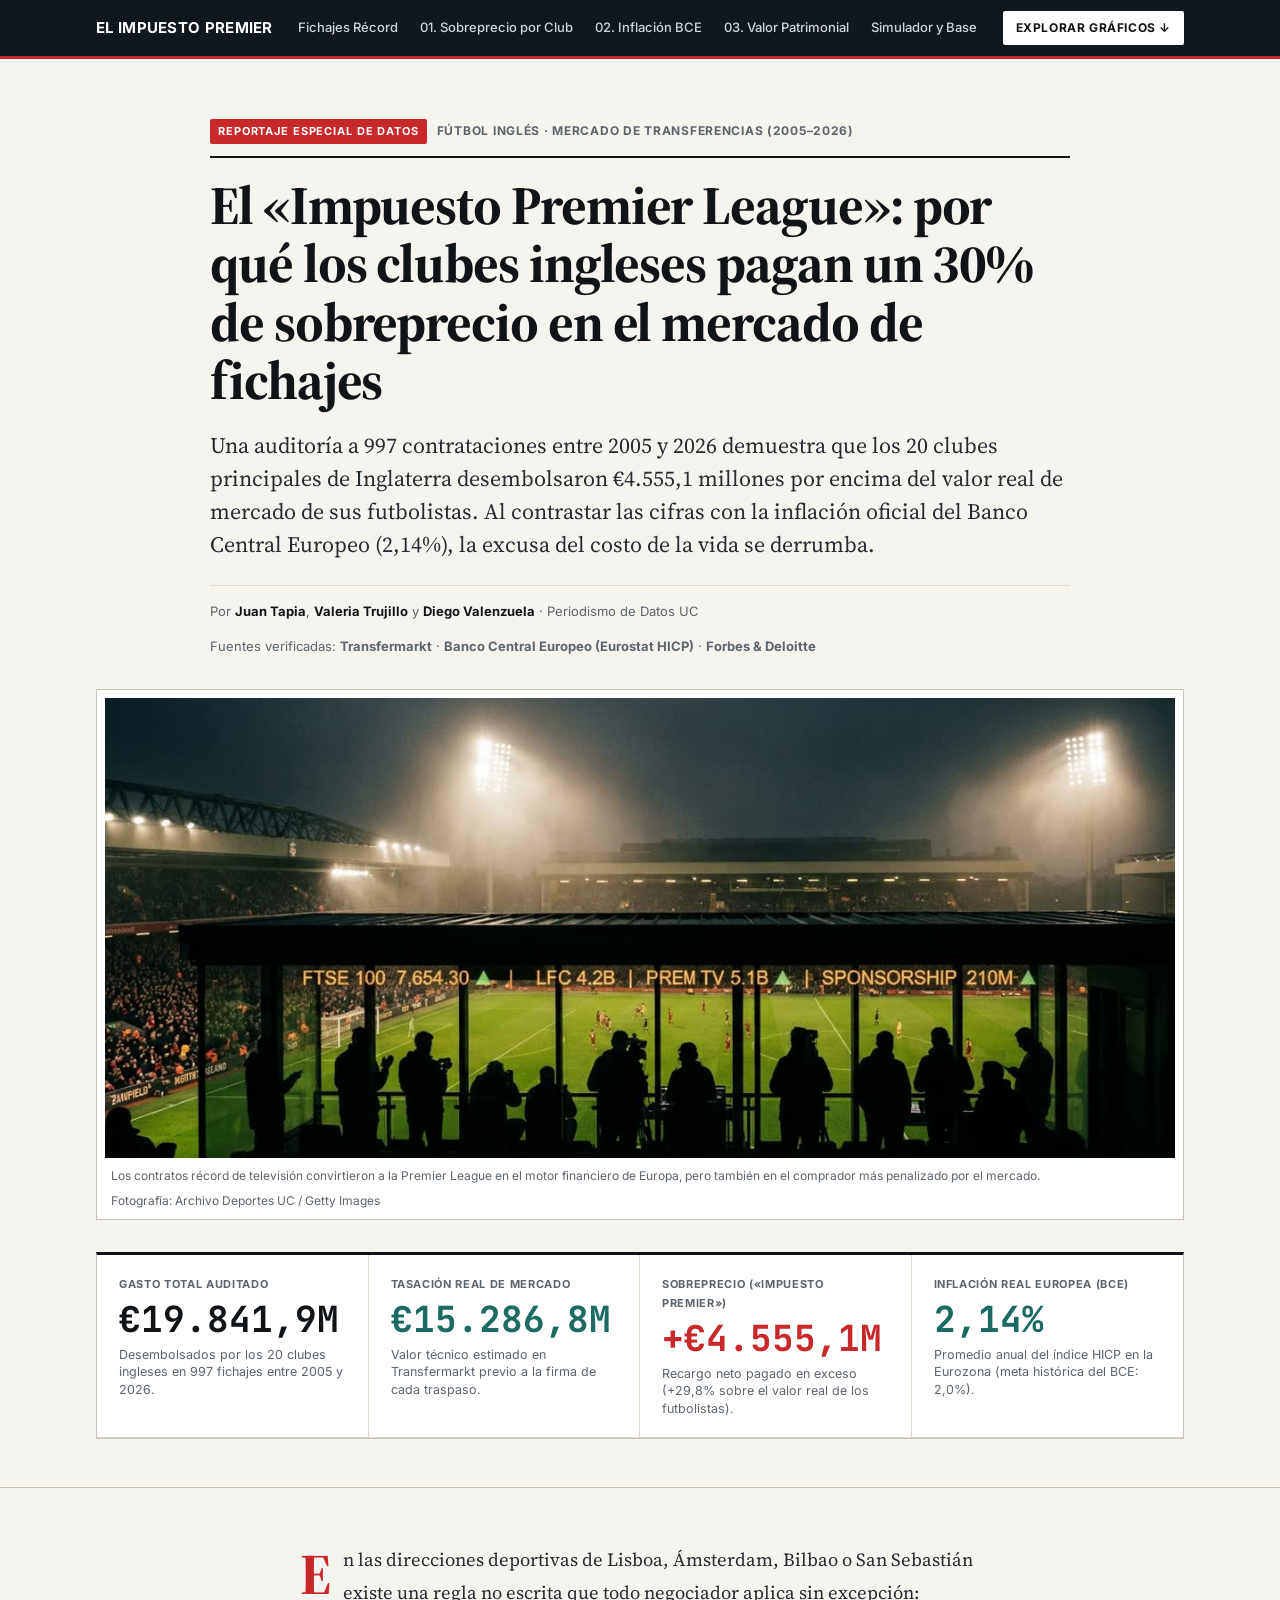
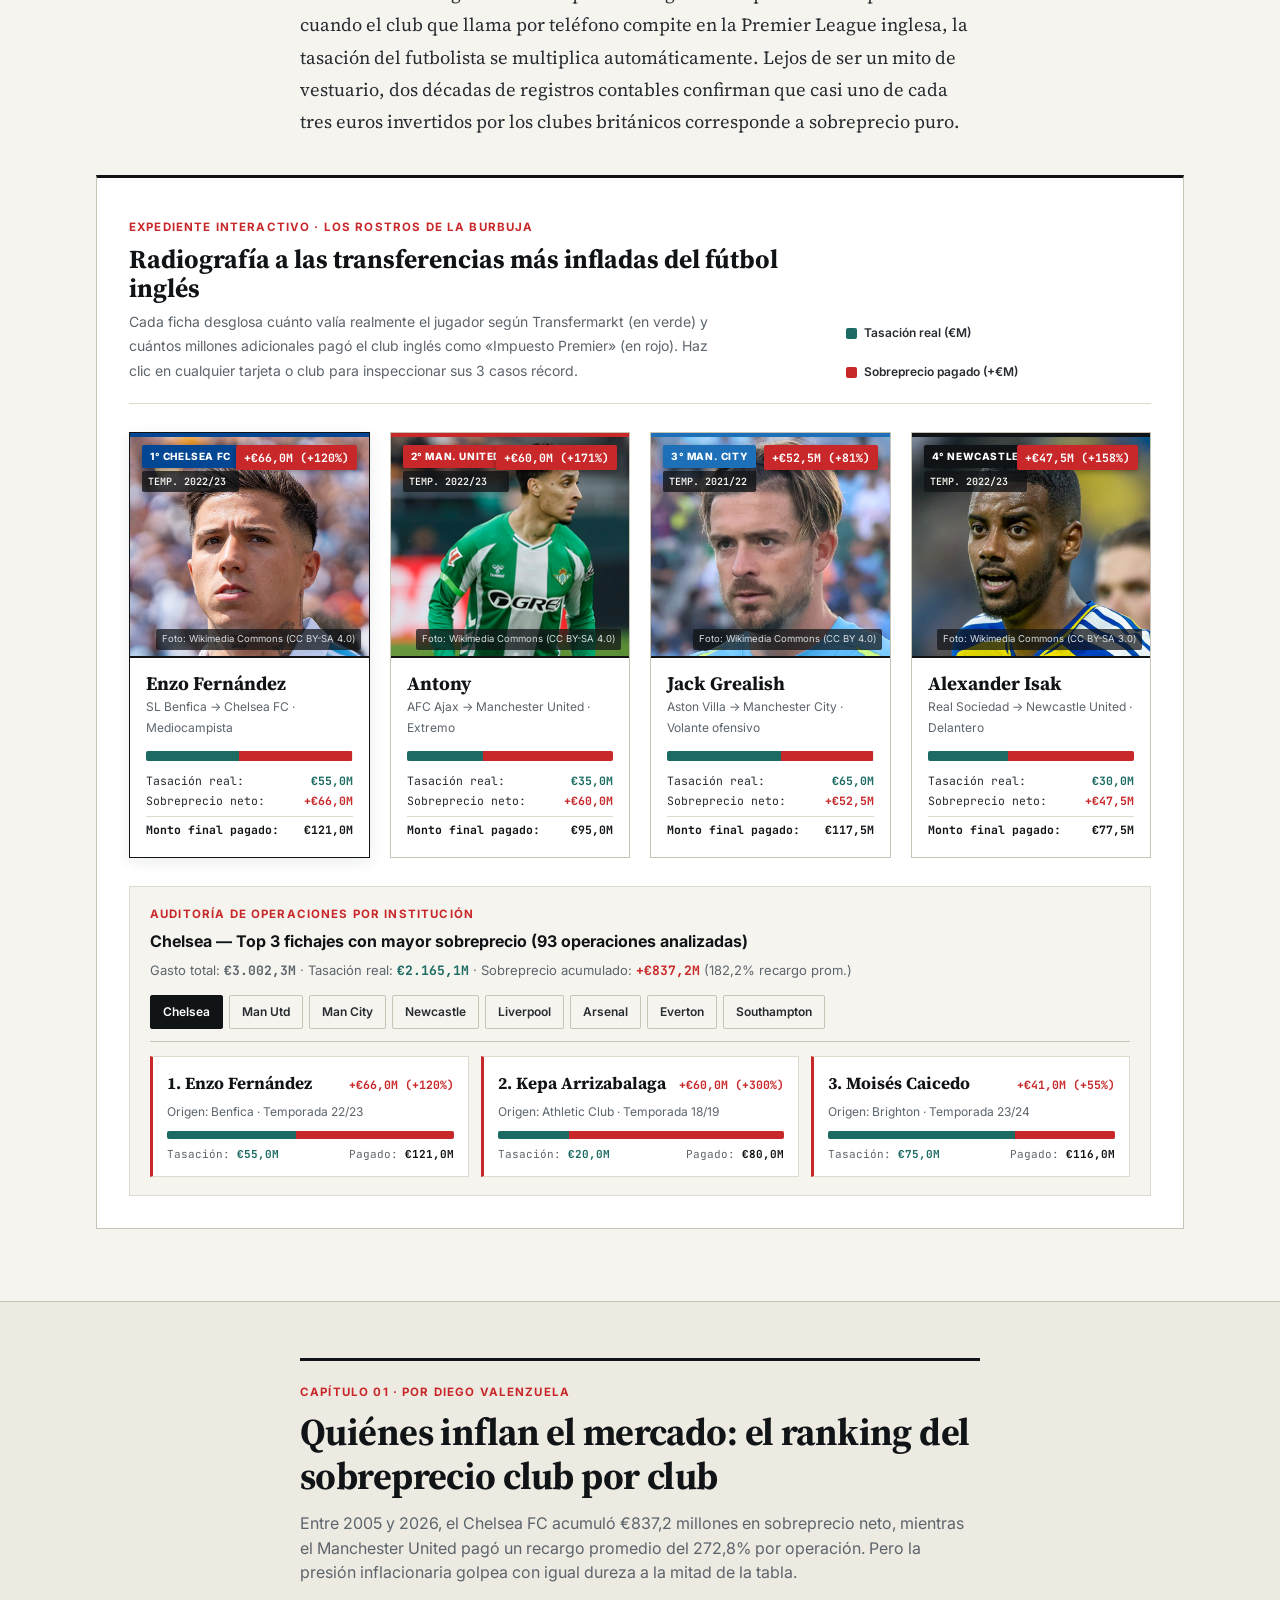
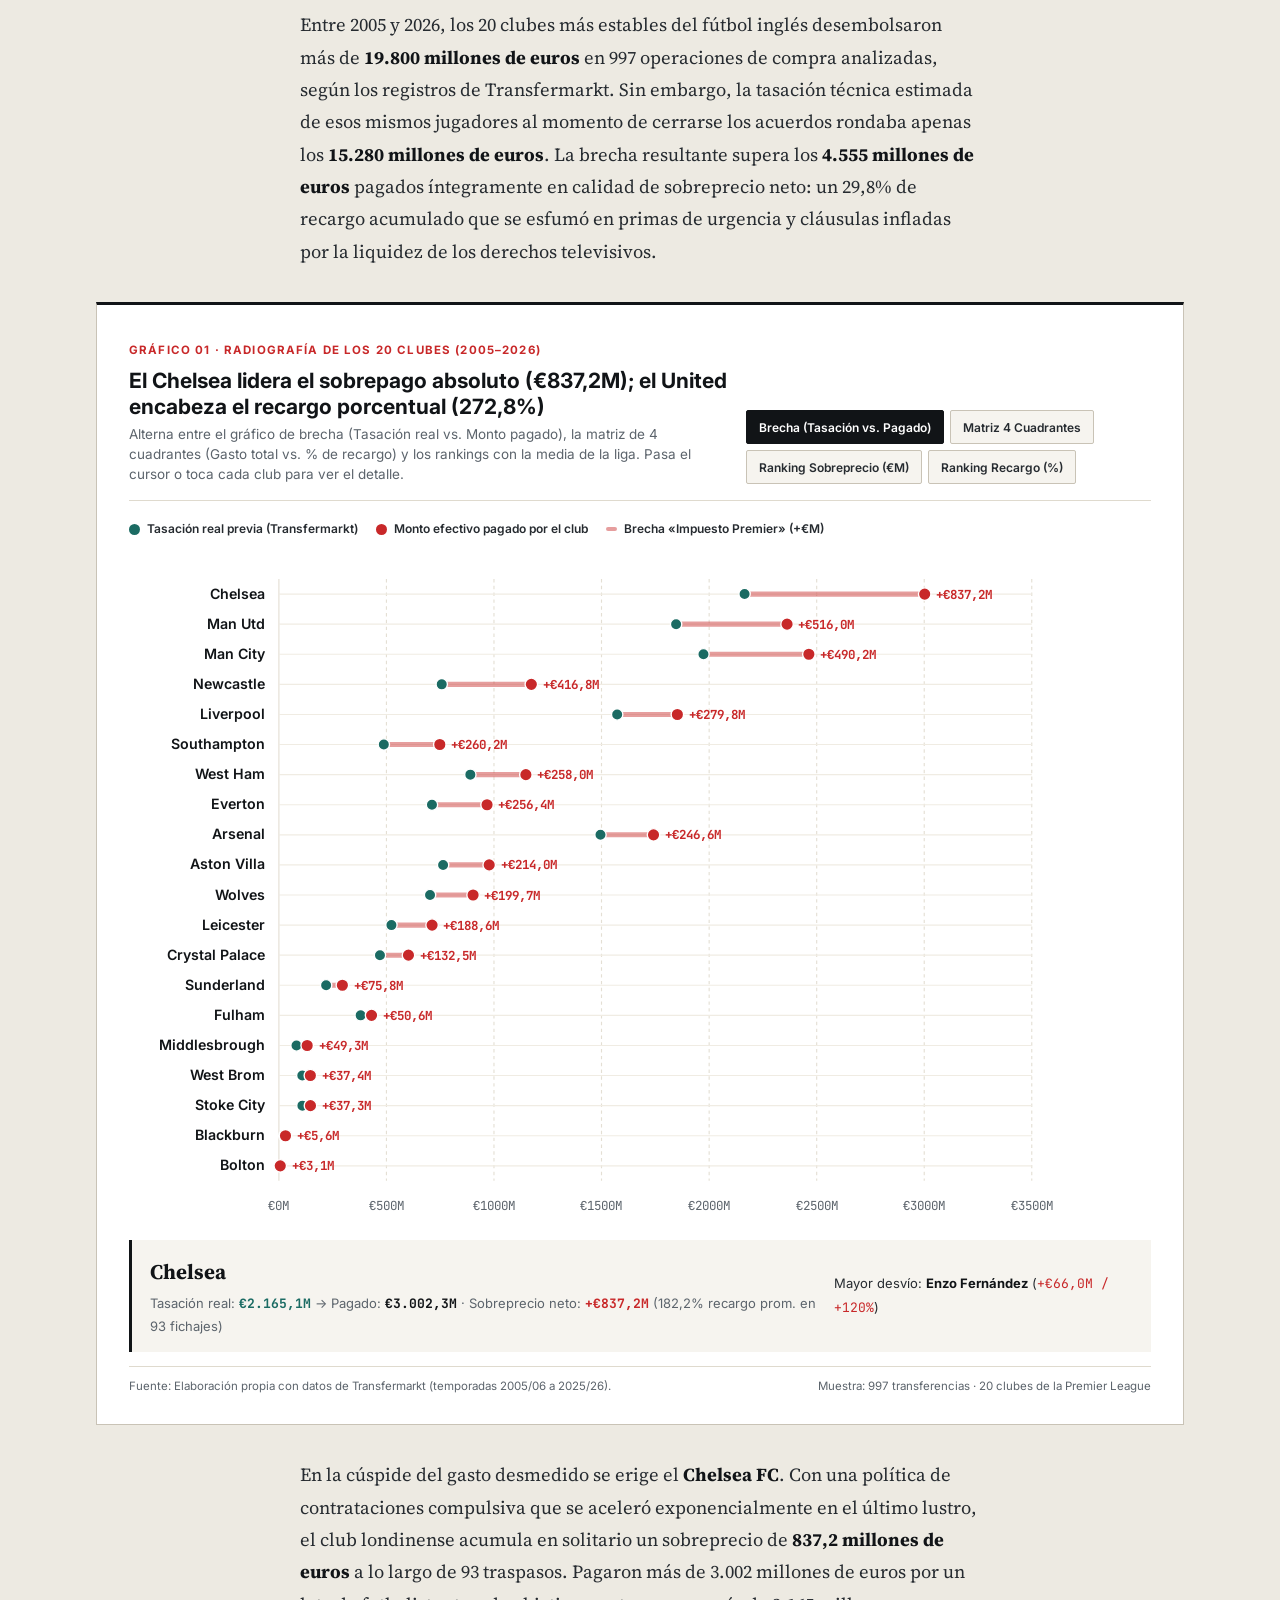
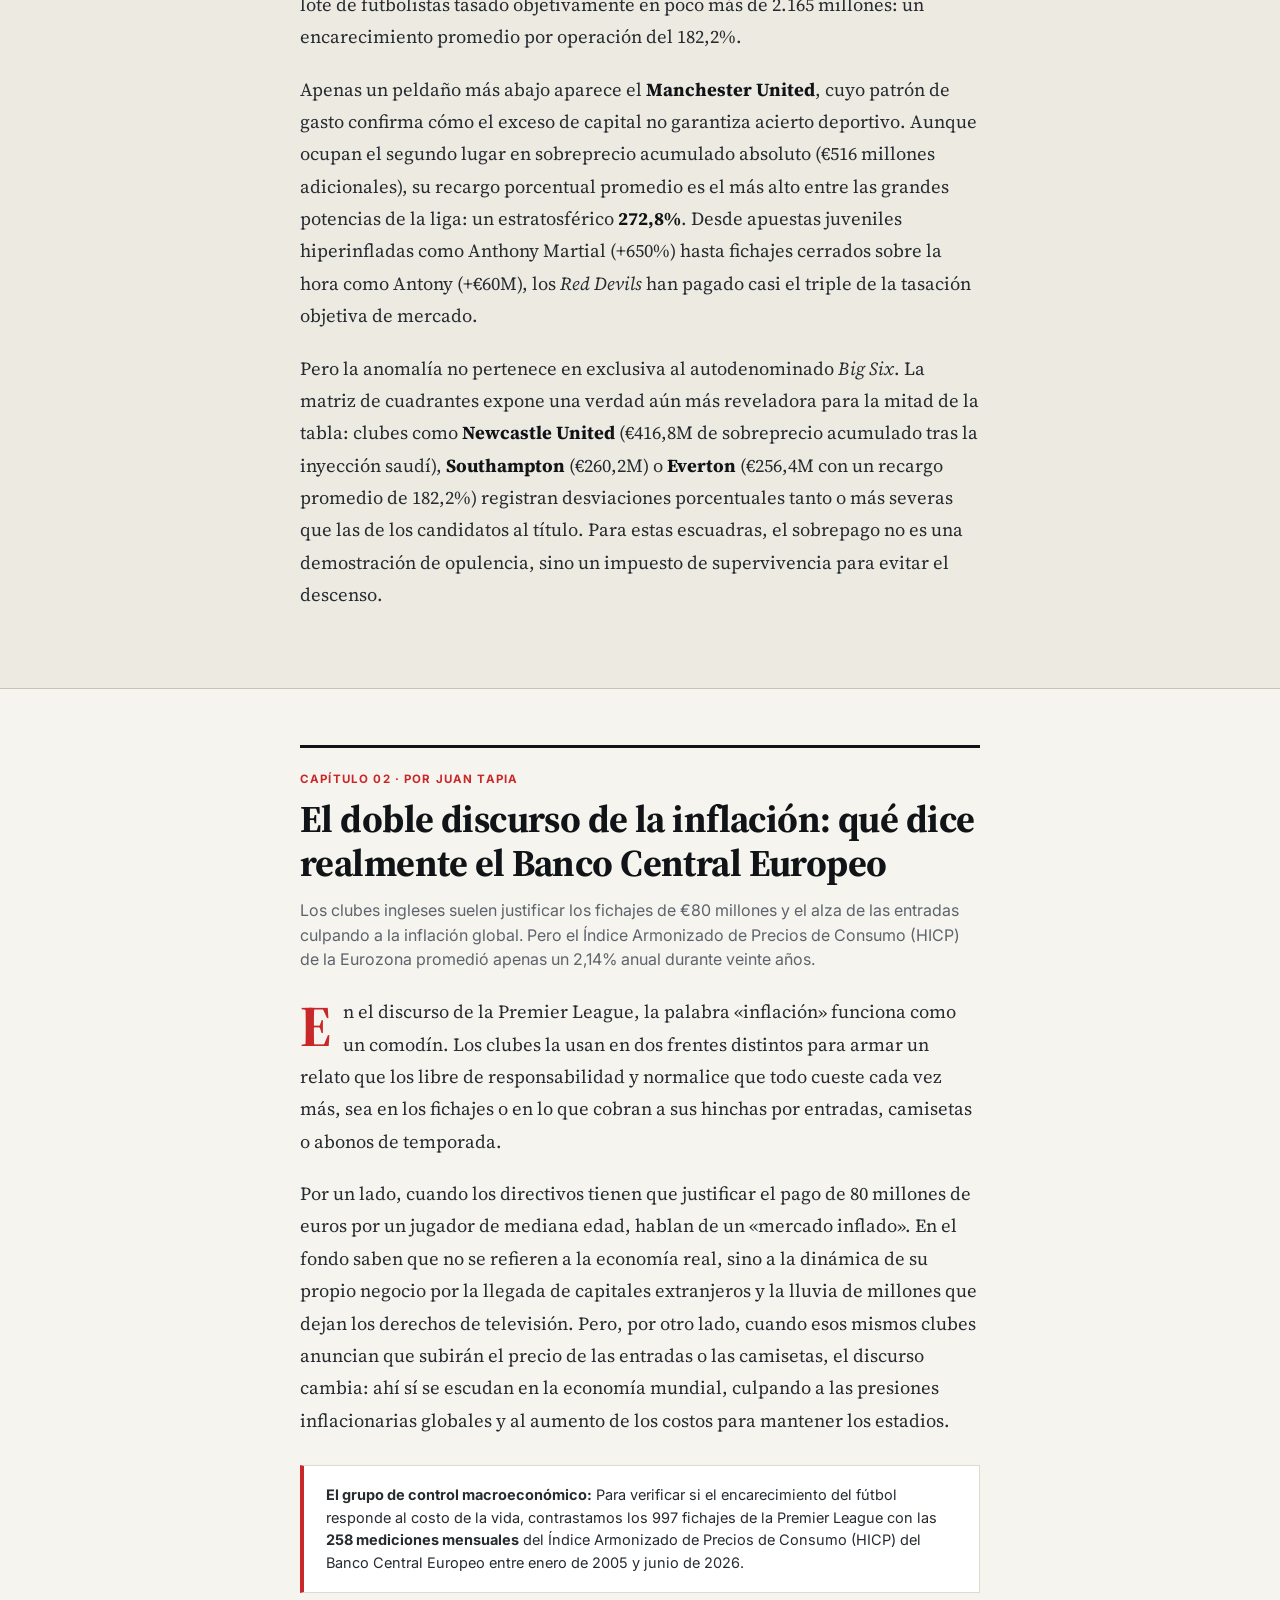
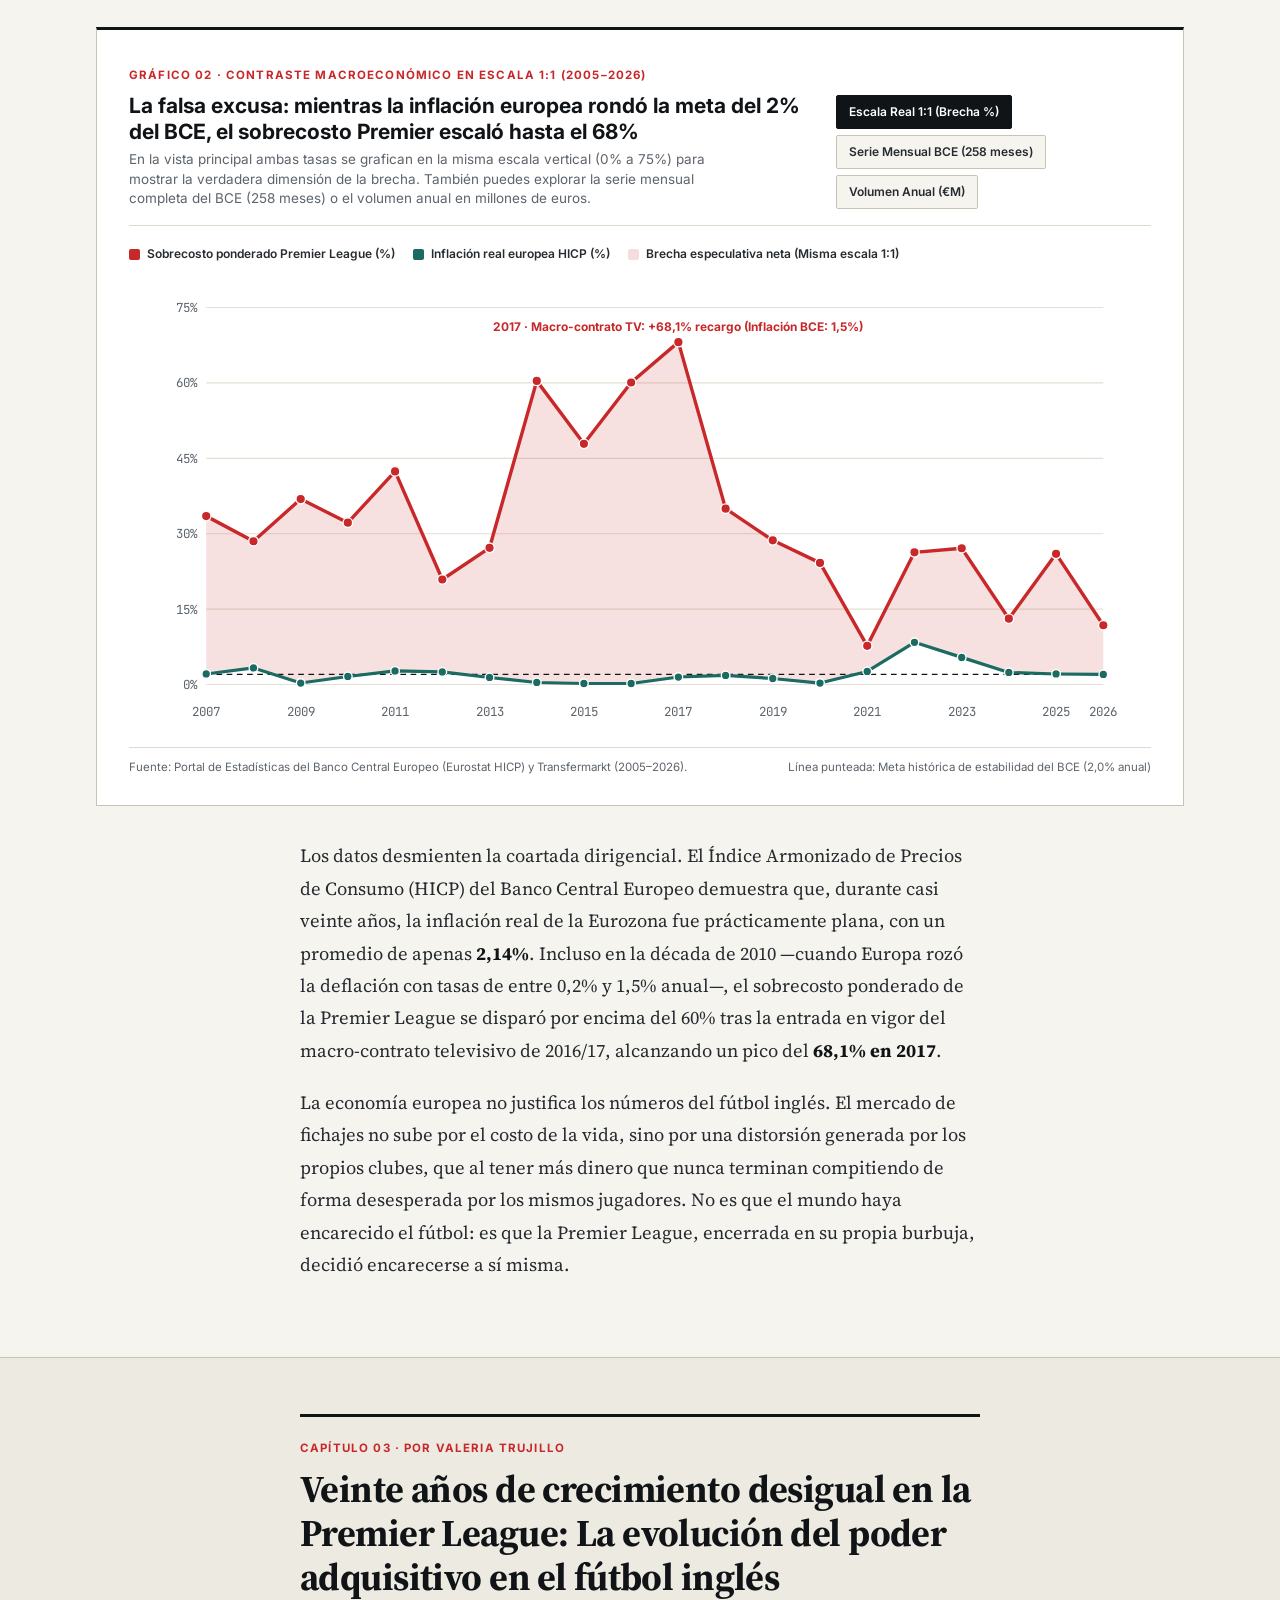
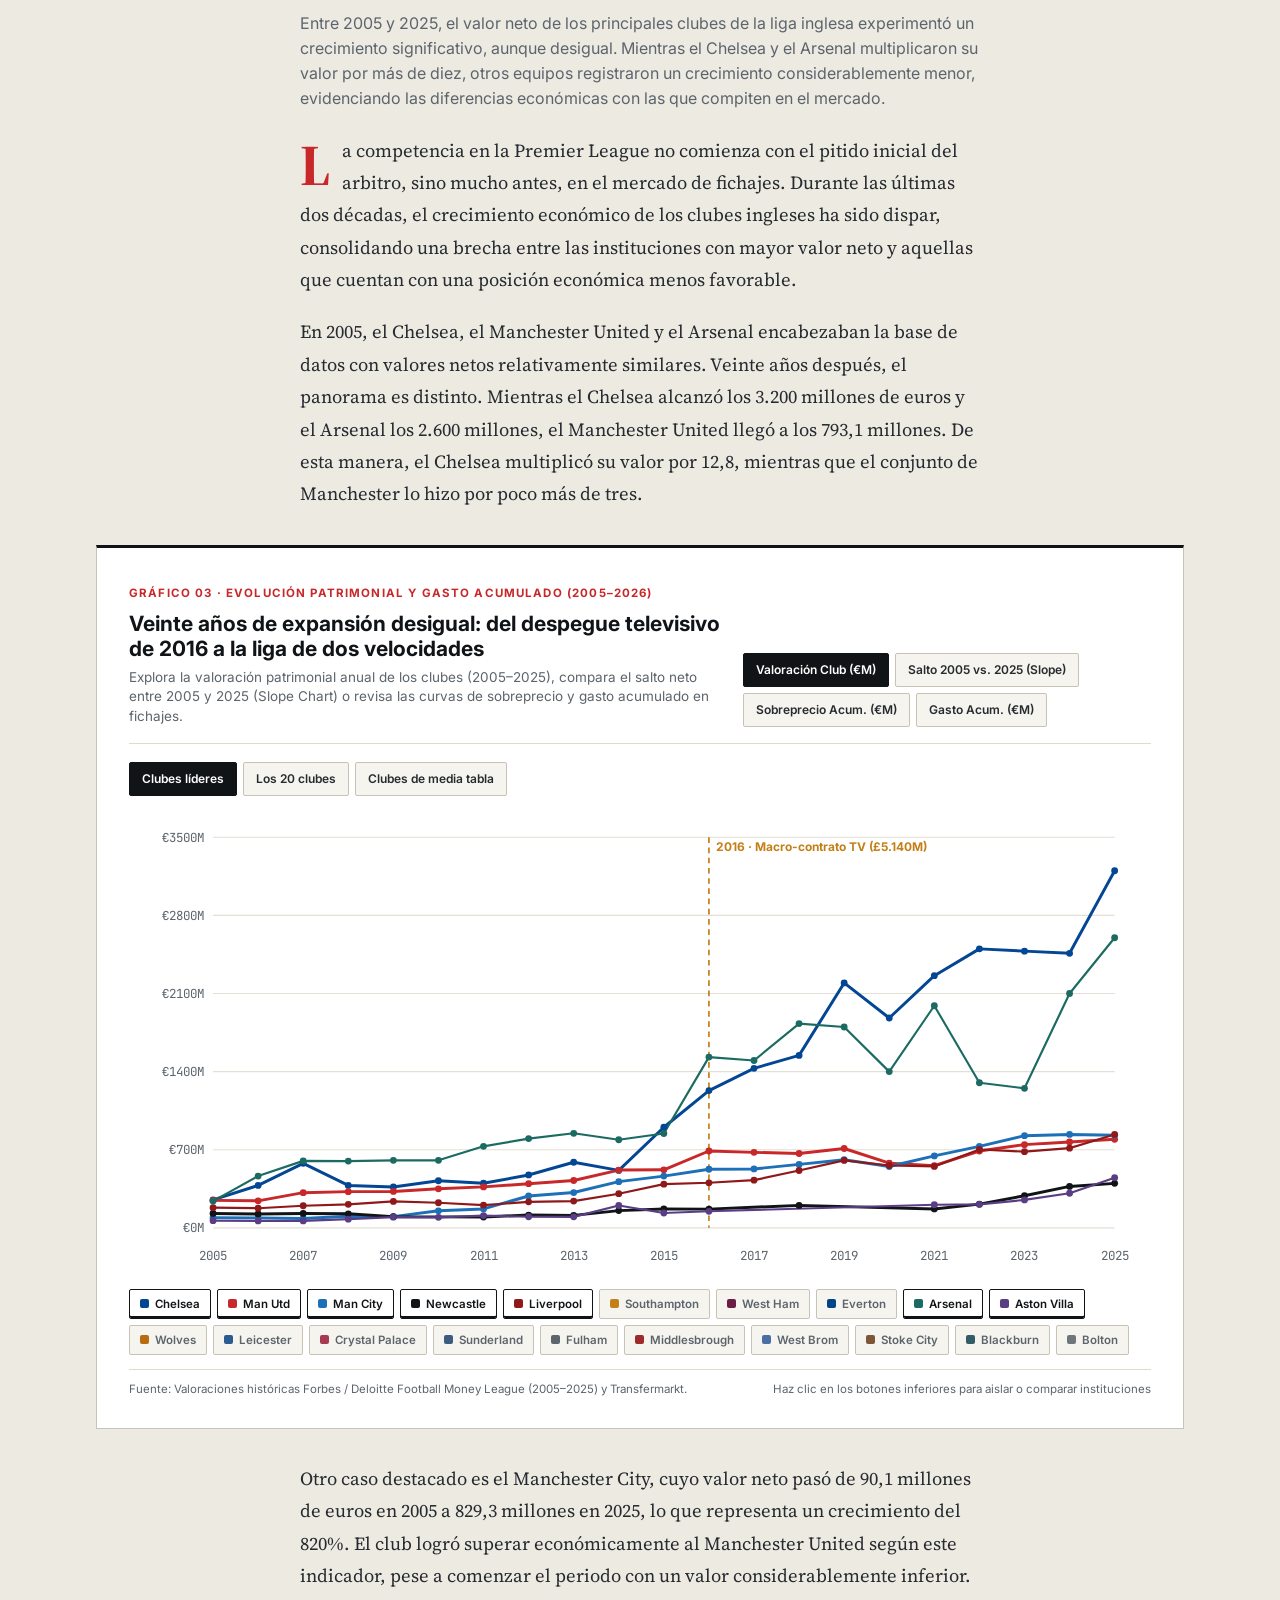
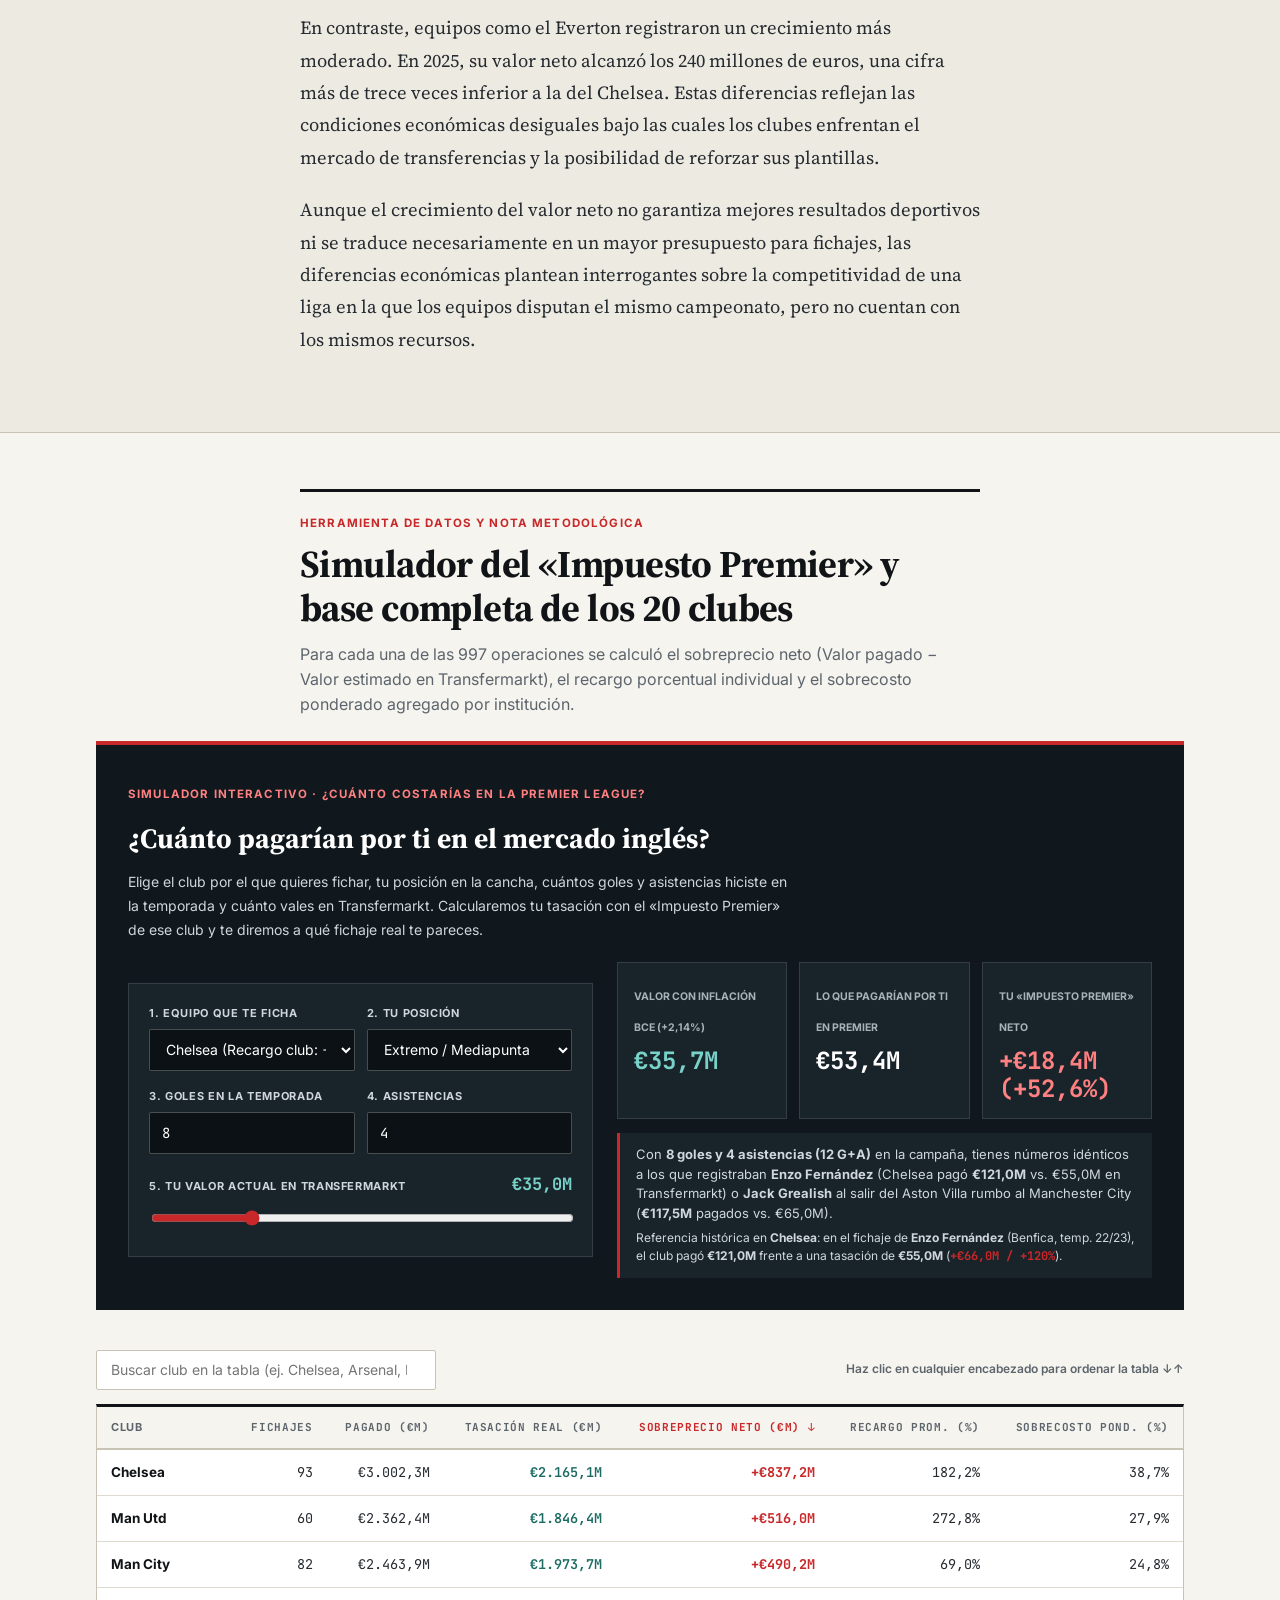
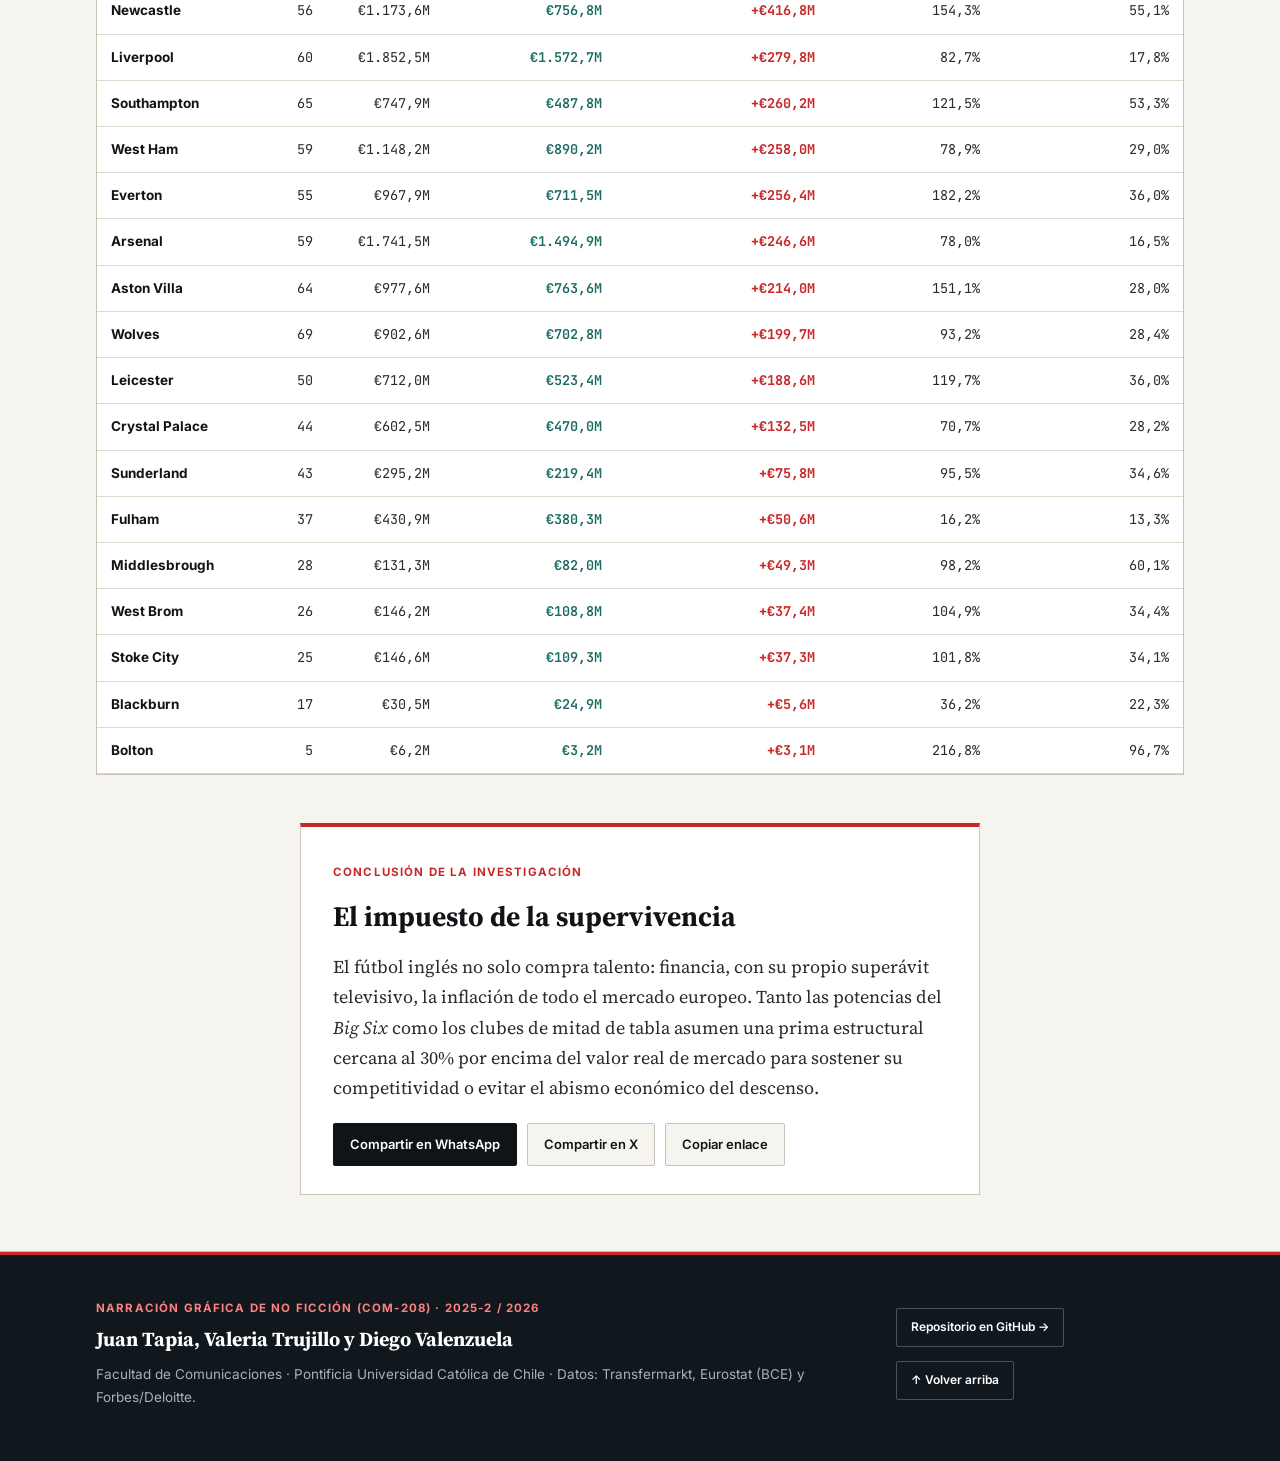
<file: docs/index.html>
<!doctype html>
<html lang="es">
<head>
  <meta charset="UTF-8" />
  <meta name="viewport" content="width=device-width, initial-scale=1.0" />
  <title>El Impuesto Premier League: Por qué los clubes ingleses pagan un 30% de sobreprecio en el mercado de fichajes</title>
  <meta name="description" content="Investigación periodística de datos sobre 997 traspasos de la Premier League (2005–2026): €4.555 millones en sobreprecio neto frente a una inflación europea del 2,14%." />
  <link rel="preconnect" href="https://fonts.googleapis.com" />
  <link rel="preconnect" href="https://fonts.gstatic.com" crossorigin />
  <link href="https://fonts.googleapis.com/css2?family=Inter:wght@400;500;600;700;800&family=JetBrains+Mono:wght@400;600;700&family=Source+Serif+4:ital,opsz,wght@0,8..60,400;0,8..60,600;0,8..60,700;1,8..60,400&display=swap" rel="stylesheet" />
  <link rel="stylesheet" href="style.css" />
</head>
<body>
  <div id="chartTooltip" class="chart-tooltip" role="tooltip" aria-hidden="true"></div>

  <!-- Masthead Periodístico Estilo Reuters Graphics / The Athletic -->
  <header class="site-header">
    <div class="container header-inner">
      <a href="#inicio" class="brand-mark">
        <span class="brand-wordmark">EL IMPUESTO PREMIER</span>
      </a>
      <nav class="nav-links" aria-label="Navegación principal">
        <a href="#fichajes" class="nav-link">Fichajes Récord</a>
        <a href="#sobreprecio" class="nav-link">01. Sobreprecio por Club</a>
        <a href="#inflacion" class="nav-link">02. Inflación BCE</a>
        <a href="#clubes" class="nav-link">03. Valor Patrimonial</a>
        <a href="#metodologia" class="nav-link">Simulador y Base</a>
      </nav>
      <div class="header-actions">
        <a href="#sobreprecio" class="btn-header-action">Explorar gráficos ↓</a>
        <button type="button" class="menu-toggle" id="menuToggle" aria-expanded="false" aria-label="Abrir menú">
          <svg width="18" height="18" viewBox="0 0 24 24" fill="none" stroke="currentColor" stroke-width="2" aria-hidden="true">
            <line x1="3" y1="6" x2="21" y2="6"/><line x1="3" y1="12" x2="21" y2="12"/><line x1="3" y1="18" x2="21" y2="18"/>
          </svg>
        </button>
      </div>
    </div>
    <nav class="mobile-drawer" id="mobileDrawer" aria-label="Navegación móvil">
      <a href="#inicio">Inicio</a>
      <a href="#fichajes">Fichajes bajo la lupa</a>
      <a href="#sobreprecio">01 · Sobreprecio por club (Diego Valenzuela)</a>
      <a href="#inflacion">02 · Inflación BCE vs. Premier (Juan Tapia)</a>
      <a href="#clubes">03 · Evolución patrimonial 2005–2025 (Valeria Trujillo)</a>
      <a href="#metodologia">Simulador y Tabla de los 20 Clubes</a>
    </nav>
    <div class="reading-progress" id="readingProgress" aria-hidden="true"></div>
  </header>

  <main>
    <!-- 1. PORTADA PERIODÍSTICA (REUTERS INVESTIGATES / THE ATHLETIC) -->
    <section id="inicio" class="hero">
      <div class="container">
        <div class="hero-header-block">
          <div class="hero-rubric-bar">
            <span class="rubric-pill">REPORTAJE ESPECIAL DE DATOS</span>
            <span class="rubric-league">FÚTBOL INGLÉS · MERCADO DE TRANSFERENCIAS (2005–2026)</span>
          </div>

          <h1 class="hero-title">El «Impuesto Premier League»: por qué los clubes ingleses pagan un 30% de sobreprecio en el mercado de fichajes</h1>

          <p class="hero-deck">
            Una auditoría a 997 contrataciones entre 2005 y 2026 demuestra que los 20 clubes principales de Inglaterra desembolsaron €4.555,1 millones por encima del valor real de mercado de sus futbolistas. Al contrastar las cifras con la inflación oficial del Banco Central Europeo (2,14%), la excusa del costo de la vida se derrumba.
          </p>

          <div class="byline-block">
            <div class="byline-authors">
              Por <strong>Juan Tapia</strong>, <strong>Valeria Trujillo</strong> y <strong>Diego Valenzuela</strong> · Periodismo de Datos UC
            </div>
            <div>
              Fuentes verificadas: <strong>Transfermarkt</strong> · <strong>Banco Central Europeo (Eurostat HICP)</strong> · <strong>Forbes &amp; Deloitte</strong>
            </div>
          </div>
        </div>

        <figure class="hero-lead-figure">
          <div class="hero-media-wrap">
            <img
              src="[data-uri]"
              alt="Vista nocturna de un estadio de la Premier League inglesa iluminado con reflejos financieros sobre el palco de prensa"
              referrerpolicy="no-referrer"
            />
          </div>
          <figcaption class="figure-caption">
            <span>Los contratos récord de televisión convirtieron a la Premier League en el motor financiero de Europa, pero también en el comprador más penalizado por el mercado.</span>
            <span>Fotografía: Archivo Deportes UC / Getty Images</span>
          </figcaption>
        </figure>

        <!-- Cuadro de Hallazgos Clave estilo Reuters Graphics -->
        <div class="kpi-ledger" aria-label="Cifras principales de la investigación">
          <div class="kpi-cell">
            <div class="kpi-tag">GASTO TOTAL AUDITADO</div>
            <div class="kpi-number tabular">€19.841,9M</div>
            <div class="kpi-desc">Desembolsados por los 20 clubes ingleses en 997 fichajes entre 2005 y 2026.</div>
          </div>
          <div class="kpi-cell">
            <div class="kpi-tag">TASACIÓN REAL DE MERCADO</div>
            <div class="kpi-number market tabular">€15.286,8M</div>
            <div class="kpi-desc">Valor técnico estimado en Transfermarkt previo a la firma de cada traspaso.</div>
          </div>
          <div class="kpi-cell">
            <div class="kpi-tag">SOBREPRECIO («IMPUESTO PREMIER»)</div>
            <div class="kpi-number overpay tabular">+€4.555,1M</div>
            <div class="kpi-desc">Recargo neto pagado en exceso (+29,8% sobre el valor real de los futbolistas).</div>
          </div>
          <div class="kpi-cell">
            <div class="kpi-tag">INFLACIÓN REAL EUROPEA (BCE)</div>
            <div class="kpi-number market tabular">2,14%</div>
            <div class="kpi-desc">Promedio anual del índice HICP en la Eurozona (meta histórica del BCE: 2,0%).</div>
          </div>
        </div>
      </div>
    </section>

    <!-- 2. EXPEDIENTE DE FICHAJES: JUGADORES RECORTADOS SIN FONDO Y DESGLOSE POR OPERACIÓN -->
    <section id="fichajes" class="story-section">
      <div class="container">
        <div class="prose reading-column">
          <p class="drop-cap">En las direcciones deportivas de Lisboa, Ámsterdam, Bilbao o San Sebastián existe una regla no escrita que todo negociador aplica sin excepción: cuando el club que llama por teléfono compite en la Premier League inglesa, la tasación del futbolista se multiplica automáticamente. Lejos de ser un mito de vestuario, dos décadas de registros contables confirman que casi uno de cada tres euros invertidos por los clubes británicos corresponde a sobreprecio puro.</p>
        </div>

        <div class="dossier-wrap" aria-label="Expediente visual de fichajes con mayor sobreprecio">
          <div class="dossier-header">
            <div>
              <span class="kicker-label">EXPEDIENTE INTERACTIVO · LOS ROSTROS DE LA BURBUJA</span>
              <h2 class="dossier-title">Radiografía a las transferencias más infladas del fútbol inglés</h2>
              <p class="dossier-sub">Cada ficha desglosa cuánto valía realmente el jugador según Transfermarkt (en verde) y cuántos millones adicionales pagó el club inglés como «Impuesto Premier» (en rojo). Haz clic en cualquier tarjeta o club para inspeccionar sus 3 casos récord.</p>
            </div>
            <div class="chart-legend-bar" style="margin:0;">
              <span class="legend-item"><span class="legend-swatch" style="background:var(--data-market);"></span> Tasación real (€M)</span>
              <span class="legend-item"><span class="legend-swatch" style="background:var(--data-overpay);"></span> Sobreprecio pagado (+€M)</span>
            </div>
          </div>

          <!-- 4 Tarjetas de Jugadores con Fotografías Recortadas Sin Fondo -->
          <div class="player-cards-grid">
            <!-- Card 1: Chelsea / Enzo Fernández -->
            <article class="player-dossier-card active" data-dossier-club="Chelsea">
              <div class="player-stage">
                <div class="player-club-stripe" style="background:#034694;"></div>
                <div class="player-badge-top">
                  <span class="player-club-pill" style="background:#034694;">1° CHELSEA FC</span>
                  <span class="player-season-tag">TEMP. 2022/23</span>
                </div>
                <span class="player-overpay-tag">+€66,0M (+120%)</span>
                <img src="img/player_chelsea.png" alt="Fotografía real de Enzo Fernández" class="player-cutout-img" />
                <span class="player-photo-credit">Foto: Wikimedia Commons (CC BY-SA 4.0)</span>
              </div>
              <div class="player-card-body">
                <div>
                  <h3 class="player-name">Enzo Fernández</h3>
                  <p class="player-route">SL Benfica → Chelsea FC · Mediocampista</p>
                </div>
                <div>
                  <div class="player-price-meter">
                    <div class="price-bar-track">
                      <div class="price-bar-est" style="width:45%;"></div>
                      <div class="price-bar-over" style="width:55%;"></div>
                    </div>
                  </div>
                  <div class="price-ledger-row"><span>Tasación real:</span><strong style="color:var(--data-market);">€55,0M</strong></div>
                  <div class="price-ledger-row"><span>Sobreprecio neto:</span><strong style="color:var(--data-overpay);">+€66,0M</strong></div>
                  <div class="price-ledger-row total"><span>Monto final pagado:</span><span>€121,0M</span></div>
                </div>
              </div>
            </article>

            <!-- Card 2: Manchester United / Antony -->
            <article class="player-dossier-card" data-dossier-club="Man Utd">
              <div class="player-stage">
                <div class="player-club-stripe" style="background:#c82829;"></div>
                <div class="player-badge-top">
                  <span class="player-club-pill" style="background:#c82829;">2° MAN. UNITED</span>
                  <span class="player-season-tag">TEMP. 2022/23</span>
                </div>
                <span class="player-overpay-tag">+€60,0M (+171%)</span>
                <img src="img/player_manutd.png" alt="Fotografía real de Antony" class="player-cutout-img" />
                <span class="player-photo-credit">Foto: Wikimedia Commons (CC BY-SA 4.0)</span>
              </div>
              <div class="player-card-body">
                <div>
                  <h3 class="player-name">Antony</h3>
                  <p class="player-route">AFC Ajax → Manchester United · Extremo</p>
                </div>
                <div>
                  <div class="player-price-meter">
                    <div class="price-bar-track">
                      <div class="price-bar-est" style="width:37%;"></div>
                      <div class="price-bar-over" style="width:63%;"></div>
                    </div>
                  </div>
                  <div class="price-ledger-row"><span>Tasación real:</span><strong style="color:var(--data-market);">€35,0M</strong></div>
                  <div class="price-ledger-row"><span>Sobreprecio neto:</span><strong style="color:var(--data-overpay);">+€60,0M</strong></div>
                  <div class="price-ledger-row total"><span>Monto final pagado:</span><span>€95,0M</span></div>
                </div>
              </div>
            </article>

            <!-- Card 3: Manchester City / Jack Grealish -->
            <article class="player-dossier-card" data-dossier-club="Man City">
              <div class="player-stage">
                <div class="player-club-stripe" style="background:#1d70b8;"></div>
                <div class="player-badge-top">
                  <span class="player-club-pill" style="background:#1d70b8;">3° MAN. CITY</span>
                  <span class="player-season-tag">TEMP. 2021/22</span>
                </div>
                <span class="player-overpay-tag">+€52,5M (+81%)</span>
                <img src="img/player_mancity.png" alt="Fotografía real de Jack Grealish" class="player-cutout-img" />
                <span class="player-photo-credit">Foto: Wikimedia Commons (CC BY 4.0)</span>
              </div>
              <div class="player-card-body">
                <div>
                  <h3 class="player-name">Jack Grealish</h3>
                  <p class="player-route">Aston Villa → Manchester City · Volante ofensivo</p>
                </div>
                <div>
                  <div class="player-price-meter">
                    <div class="price-bar-track">
                      <div class="price-bar-est" style="width:55%;"></div>
                      <div class="price-bar-over" style="width:45%;"></div>
                    </div>
                  </div>
                  <div class="price-ledger-row"><span>Tasación real:</span><strong style="color:var(--data-market);">€65,0M</strong></div>
                  <div class="price-ledger-row"><span>Sobreprecio neto:</span><strong style="color:var(--data-overpay);">+€52,5M</strong></div>
                  <div class="price-ledger-row total"><span>Monto final pagado:</span><span>€117,5M</span></div>
                </div>
              </div>
            </article>

            <!-- Card 4: Newcastle United / Alexander Isak -->
            <article class="player-dossier-card" data-dossier-club="Newcastle">
              <div class="player-stage">
                <div class="player-club-stripe" style="background:#111417;"></div>
                <div class="player-badge-top">
                  <span class="player-club-pill" style="background:#111417;">4° NEWCASTLE</span>
                  <span class="player-season-tag">TEMP. 2022/23</span>
                </div>
                <span class="player-overpay-tag">+€47,5M (+158%)</span>
                <img src="img/player_newcastle.png" alt="Fotografía real de Alexander Isak" class="player-cutout-img" />
                <span class="player-photo-credit">Foto: Wikimedia Commons (CC BY-SA 3.0)</span>
              </div>
              <div class="player-card-body">
                <div>
                  <h3 class="player-name">Alexander Isak</h3>
                  <p class="player-route">Real Sociedad → Newcastle United · Delantero</p>
                </div>
                <div>
                  <div class="player-price-meter">
                    <div class="price-bar-track">
                      <div class="price-bar-est" style="width:39%;"></div>
                      <div class="price-bar-over" style="width:61%;"></div>
                    </div>
                  </div>
                  <div class="price-ledger-row"><span>Tasación real:</span><strong style="color:var(--data-market);">€30,0M</strong></div>
                  <div class="price-ledger-row"><span>Sobreprecio neto:</span><strong style="color:var(--data-overpay);">+€47,5M</strong></div>
                  <div class="price-ledger-row total"><span>Monto final pagado:</span><span>€77,5M</span></div>
                </div>
              </div>
            </article>
          </div>

          <!-- Explorador de los 3 Fichajes Más Inflados de Cualquier Club -->
          <div class="club-explorer-box">
            <div class="club-explorer-head">
              <div>
                <div class="kicker-label" style="margin-bottom:2px;">AUDITORÍA DE OPERACIONES POR INSTITUCIÓN</div>
                <strong id="dossierClubTitle" style="font-family:var(--font-sans);font-size:16px;color:var(--ink-primary);">Chelsea — Top 3 fichajes con mayor sobreprecio</strong>
                <div id="dossierClubSummary" style="font-family:var(--font-sans);font-size:13px;color:var(--ink-muted);margin-top:2px;"></div>
              </div>
              <div class="scale-controls" role="group" aria-label="Inspeccionar fichajes récord por club">
                <button type="button" class="seg-btn active" data-dossier-club="Chelsea">Chelsea</button>
                <button type="button" class="seg-btn" data-dossier-club="Man Utd">Man Utd</button>
                <button type="button" class="seg-btn" data-dossier-club="Man City">Man City</button>
                <button type="button" class="seg-btn" data-dossier-club="Newcastle">Newcastle</button>
                <button type="button" class="seg-btn" data-dossier-club="Liverpool">Liverpool</button>
                <button type="button" class="seg-btn" data-dossier-club="Arsenal">Arsenal</button>
                <button type="button" class="seg-btn" data-dossier-club="Everton">Everton</button>
                <button type="button" class="seg-btn" data-dossier-club="Southampton">Southampton</button>
              </div>
            </div>
            <div class="deals-strip-grid" id="dossierDealsGrid" aria-live="polite"></div>
          </div>
        </div>
      </div>
    </section>

    <!-- 3. SECCIÓN 01: DIEGO VALENZUELA -->
    <section id="sobreprecio" class="story-section alt-bg">
      <div class="container">
        <div class="section-header-editorial">
          <span class="kicker-label">CAPÍTULO 01 · POR DIEGO VALENZUELA</span>
          <h2 class="section-title">Quiénes inflan el mercado: el ranking del sobreprecio club por club</h2>
          <p class="section-standfirst">
            Entre 2005 y 2026, el Chelsea FC acumuló €837,2 millones en sobreprecio neto, mientras el Manchester United pagó un recargo promedio del 272,8% por operación. Pero la presión inflacionaria golpea con igual dureza a la mitad de la tabla.
          </p>
        </div>

        <div class="prose reading-column">
          <p>Entre 2005 y 2026, los 20 clubes más estables del fútbol inglés desembolsaron más de <strong>19.800 millones de euros</strong> en 997 operaciones de compra analizadas, según los registros de Transfermarkt. Sin embargo, la tasación técnica estimada de esos mismos jugadores al momento de cerrarse los acuerdos rondaba apenas los <strong>15.280 millones de euros</strong>. La brecha resultante supera los <strong>4.555 millones de euros</strong> pagados íntegramente en calidad de sobreprecio neto: un 29,8% de recargo acumulado que se esfumó en primas de urgencia y cláusulas infladas por la liquidez de los derechos televisivos.</p>
        </div>

        <div class="chart-card">
          <div class="chart-header">
            <div>
              <span class="kicker-label">GRÁFICO 01 · RADIOGRAFÍA DE LOS 20 CLUBES (2005–2026)</span>
              <h3 class="chart-title">El Chelsea lidera el sobrepago absoluto (€837,2M); el United encabeza el recargo porcentual (272,8%)</h3>
              <p class="chart-subtitle">Alterna entre el gráfico de brecha (Tasación real vs. Monto pagado), la matriz de 4 cuadrantes (Gasto total vs. % de recargo) y los rankings con la media de la liga. Pasa el cursor o toca cada club para ver el detalle.</p>
            </div>
            <div class="chart-controls" role="group" aria-label="Representación del gráfico 01">
              <button type="button" class="seg-btn active" data-c1-mode="dumbbell">Brecha (Tasación vs. Pagado)</button>
              <button type="button" class="seg-btn" data-c1-mode="scatter">Matriz 4 Cuadrantes</button>
              <button type="button" class="seg-btn" data-c1-mode="overpay">Ranking Sobreprecio (€M)</button>
              <button type="button" class="seg-btn" data-c1-mode="avgDef">Ranking Recargo (%)</button>
            </div>
          </div>
          <div class="chart-legend-bar" id="chart01Legend"></div>
          <div class="svg-chart-wrap" id="chart01Wrap"></div>
          <div class="club-inspector">
            <div>
              <strong id="inspClubName" style="color:var(--ink-primary);font-family:var(--font-serif);font-size:21px;">Chelsea</strong>
              <span id="inspClubStats" style="display:block;font-size:13px;color:var(--ink-muted);margin-top:2px;"></span>
            </div>
            <div id="inspClubDeals" style="font-size:13px;color:var(--ink-body);"></div>
          </div>
          <div class="chart-source">
            <span>Fuente: Elaboración propia con datos de Transfermarkt (temporadas 2005/06 a 2025/26).</span>
            <span>Muestra: 997 transferencias · 20 clubes de la Premier League</span>
          </div>
        </div>

        <div class="prose reading-column">
          <p>En la cúspide del gasto desmedido se erige el <strong>Chelsea FC</strong>. Con una política de contrataciones compulsiva que se aceleró exponencialmente en el último lustro, el club londinense acumula en solitario un sobreprecio de <strong>837,2 millones de euros</strong> a lo largo de 93 traspasos. Pagaron más de 3.002 millones de euros por un lote de futbolistas tasado objetivamente en poco más de 2.165 millones: un encarecimiento promedio por operación del 182,2%.</p>
          <p>Apenas un peldaño más abajo aparece el <strong>Manchester United</strong>, cuyo patrón de gasto confirma cómo el exceso de capital no garantiza acierto deportivo. Aunque ocupan el segundo lugar en sobreprecio acumulado absoluto (€516 millones adicionales), su recargo porcentual promedio es el más alto entre las grandes potencias de la liga: un estratosférico <strong>272,8%</strong>. Desde apuestas juveniles hiperinfladas como Anthony Martial (+650%) hasta fichajes cerrados sobre la hora como Antony (+€60M), los <em>Red Devils</em> han pagado casi el triple de la tasación objetiva de mercado.</p>
          <p>Pero la anomalía no pertenece en exclusiva al autodenominado <em>Big Six</em>. La matriz de cuadrantes expone una verdad aún más reveladora para la mitad de la tabla: clubes como <strong>Newcastle United</strong> (€416,8M de sobreprecio acumulado tras la inyección saudí), <strong>Southampton</strong> (€260,2M) o <strong>Everton</strong> (€256,4M con un recargo promedio de 182,2%) registran desviaciones porcentuales tanto o más severas que las de los candidatos al título. Para estas escuadras, el sobrepago no es una demostración de opulencia, sino un impuesto de supervivencia para evitar el descenso.</p>
        </div>
      </div>
    </section>

    <!-- 4. SECCIÓN 02: JUAN TAPIA -->
    <section id="inflacion" class="story-section">
      <div class="container">
        <div class="section-header-editorial">
          <span class="kicker-label">CAPÍTULO 02 · POR JUAN TAPIA</span>
          <h2 class="section-title">El doble discurso de la inflación: qué dice realmente el Banco Central Europeo</h2>
          <p class="section-standfirst">
            Los clubes ingleses suelen justificar los fichajes de €80 millones y el alza de las entradas culpando a la inflación global. Pero el Índice Armonizado de Precios de Consumo (HICP) de la Eurozona promedió apenas un 2,14% anual durante veinte años.
          </p>
        </div>

        <div class="prose reading-column">
          <p class="drop-cap">En el discurso de la Premier League, la palabra «inflación» funciona como un comodín. Los clubes la usan en dos frentes distintos para armar un relato que los libre de responsabilidad y normalice que todo cueste cada vez más, sea en los fichajes o en lo que cobran a sus hinchas por entradas, camisetas o abonos de temporada.</p>
          <p>Por un lado, cuando los directivos tienen que justificar el pago de 80 millones de euros por un jugador de mediana edad, hablan de un «mercado inflado». En el fondo saben que no se refieren a la economía real, sino a la dinámica de su propio negocio por la llegada de capitales extranjeros y la lluvia de millones que dejan los derechos de televisión. Pero, por otro lado, cuando esos mismos clubes anuncian que subirán el precio de las entradas o las camisetas, el discurso cambia: ahí sí se escudan en la economía mundial, culpando a las presiones inflacionarias globales y al aumento de los costos para mantener los estadios.</p>
        </div>

        <div class="editorial-callout">
          <strong>El grupo de control macroeconómico:</strong> Para verificar si el encarecimiento del fútbol responde al costo de la vida, contrastamos los 997 fichajes de la Premier League con las <strong>258 mediciones mensuales</strong> del Índice Armonizado de Precios de Consumo (HICP) del Banco Central Europeo entre enero de 2005 y junio de 2026.
        </div>

        <div class="chart-card">
          <div class="chart-header">
            <div>
              <span class="kicker-label">GRÁFICO 02 · CONTRASTE MACROECONÓMICO EN ESCALA 1:1 (2005–2026)</span>
              <h3 class="chart-title">La falsa excusa: mientras la inflación europea rondó la meta del 2% del BCE, el sobrecosto Premier escaló hasta el 68%</h3>
              <p class="chart-subtitle">En la vista principal ambas tasas se grafican en la misma escala vertical (0% a 75%) para mostrar la verdadera dimensión de la brecha. También puedes explorar la serie mensual completa del BCE (258 meses) o el volumen anual en millones de euros.</p>
            </div>
            <div class="chart-controls" role="group" aria-label="Vistas del gráfico 02">
              <button type="button" class="seg-btn active" data-c2-mode="rates">Escala Real 1:1 (Brecha %)</button>
              <button type="button" class="seg-btn" data-c2-mode="monthly">Serie Mensual BCE (258 meses)</button>
              <button type="button" class="seg-btn" data-c2-mode="euros">Volumen Anual (€M)</button>
            </div>
          </div>
          <div class="chart-legend-bar" id="chart02Legend"></div>
          <div class="svg-chart-wrap" id="chart02Wrap"></div>
          <div class="chart-source">
            <span>Fuente: Portal de Estadísticas del Banco Central Europeo (Eurostat HICP) y Transfermarkt (2005–2026).</span>
            <span>Línea punteada: Meta histórica de estabilidad del BCE (2,0% anual)</span>
          </div>
        </div>

        <div class="prose reading-column">
          <p>Los datos desmienten la coartada dirigencial. El Índice Armonizado de Precios de Consumo (HICP) del Banco Central Europeo demuestra que, durante casi veinte años, la inflación real de la Eurozona fue prácticamente plana, con un promedio de apenas <strong>2,14%</strong>. Incluso en la década de 2010 —cuando Europa rozó la deflación con tasas de entre 0,2% y 1,5% anual—, el sobrecosto ponderado de la Premier League se disparó por encima del 60% tras la entrada en vigor del macro-contrato televisivo de 2016/17, alcanzando un pico del <strong>68,1% en 2017</strong>.</p>
          <p>La economía europea no justifica los números del fútbol inglés. El mercado de fichajes no sube por el costo de la vida, sino por una distorsión generada por los propios clubes, que al tener más dinero que nunca terminan compitiendo de forma desesperada por los mismos jugadores. No es que el mundo haya encarecido el fútbol: es que la Premier League, encerrada en su propia burbuja, decidió encarecerse a sí misma.</p>
        </div>
      </div>
    </section>

    <!-- 5. SECCIÓN 03: VALERIA TRUJILLO -->
    <section id="clubes" class="story-section alt-bg">
      <div class="container">
        <div class="section-header-editorial">
          <span class="kicker-label">CAPÍTULO 03 · POR VALERIA TRUJILLO</span>
          <h2 class="section-title">Veinte años de crecimiento desigual en la Premier League: La evolución del poder adquisitivo en el fútbol inglés</h2>
          <p class="section-standfirst">
            Entre 2005 y 2025, el valor neto de los principales clubes de la liga inglesa experimentó un crecimiento significativo, aunque desigual. Mientras el Chelsea y el Arsenal multiplicaron su valor por más de diez, otros equipos registraron un crecimiento considerablemente menor, evidenciando las diferencias económicas con las que compiten en el mercado.
          </p>
        </div>

        <div class="prose reading-column">
          <p class="drop-cap">La competencia en la Premier League no comienza con el pitido inicial del arbitro, sino mucho antes, en el mercado de fichajes. Durante las últimas dos décadas, el crecimiento económico de los clubes ingleses ha sido dispar, consolidando una brecha entre las instituciones con mayor valor neto y aquellas que cuentan con una posición económica menos favorable.</p>
          <p>En 2005, el Chelsea, el Manchester United y el Arsenal encabezaban la base de datos con valores netos relativamente similares. Veinte años después, el panorama es distinto. Mientras el Chelsea alcanzó los 3.200 millones de euros y el Arsenal los 2.600 millones, el Manchester United llegó a los 793,1 millones. De esta manera, el Chelsea multiplicó su valor por 12,8, mientras que el conjunto de Manchester lo hizo por poco más de tres.</p>
        </div>

        <div class="chart-card">
          <div class="chart-header">
            <div>
              <span class="kicker-label">GRÁFICO 03 · EVOLUCIÓN PATRIMONIAL Y GASTO ACUMULADO (2005–2026)</span>
              <h3 class="chart-title">Veinte años de expansión desigual: del despegue televisivo de 2016 a la liga de dos velocidades</h3>
              <p class="chart-subtitle">Explora la valoración patrimonial anual de los clubes (2005–2025), compara el salto neto entre 2005 y 2025 (Slope Chart) o revisa las curvas de sobreprecio y gasto acumulado en fichajes.</p>
            </div>
            <div class="chart-controls" role="group" aria-label="Métrica del gráfico 03">
              <button type="button" class="seg-btn active" data-c3-metric="clubVal">Valoración Club (€M)</button>
              <button type="button" class="seg-btn" data-c3-metric="slope">Salto 2005 vs. 2025 (Slope)</button>
              <button type="button" class="seg-btn" data-c3-metric="cumOver">Sobreprecio Acum. (€M)</button>
              <button type="button" class="seg-btn" data-c3-metric="cumPaid">Gasto Acum. (€M)</button>
            </div>
          </div>
          <div class="chart-controls" style="margin-bottom:14px;" role="group" aria-label="Grupos de clubes">
            <button type="button" class="seg-btn active" data-c3-preset="top6">Clubes líderes</button>
            <button type="button" class="seg-btn" data-c3-preset="all">Los 20 clubes</button>
            <button type="button" class="seg-btn" data-c3-preset="mid">Clubes de media tabla</button>
          </div>
          <div class="svg-chart-wrap" id="chart03Wrap"></div>
          <div class="club-selector-pills" id="c3ClubToggles" aria-label="Activar o desactivar clubes individuales"></div>
          <div class="chart-source">
            <span>Fuente: Valoraciones históricas Forbes / Deloitte Football Money League (2005–2025) y Transfermarkt.</span>
            <span>Haz clic en los botones inferiores para aislar o comparar instituciones</span>
          </div>
        </div>

        <div class="prose reading-column">
          <p>Otro caso destacado es el Manchester City, cuyo valor neto pasó de 90,1 millones de euros en 2005 a 829,3 millones en 2025, lo que representa un crecimiento del 820%. El club logró superar económicamente al Manchester United según este indicador, pese a comenzar el periodo con un valor considerablemente inferior.</p>
          <p>En contraste, equipos como el Everton registraron un crecimiento más moderado. En 2025, su valor neto alcanzó los 240 millones de euros, una cifra más de trece veces inferior a la del Chelsea. Estas diferencias reflejan las condiciones económicas desiguales bajo las cuales los clubes enfrentan el mercado de transferencias y la posibilidad de reforzar sus plantillas.</p>
          <p>Aunque el crecimiento del valor neto no garantiza mejores resultados deportivos ni se traduce necesariamente en un mayor presupuesto para fichajes, las diferencias económicas plantean interrogantes sobre la competitividad de una liga en la que los equipos disputan el mismo campeonato, pero no cuentan con los mismos recursos.</p>
        </div>
      </div>
    </section>

    <!-- 6. SIMULADOR Y TABLA METODOLÓGICA DE LOS 20 CLUBES -->
    <section id="metodologia" class="story-section">
      <div class="container">
        <div class="section-header-editorial">
          <span class="kicker-label">HERRAMIENTA DE DATOS Y NOTA METODOLÓGICA</span>
          <h2 class="section-title">Simulador del «Impuesto Premier» y base completa de los 20 clubes</h2>
          <p class="section-standfirst">
            Para cada una de las 997 operaciones se calculó el sobreprecio neto (Valor pagado − Valor estimado en Transfermarkt), el recargo porcentual individual y el sobrecosto ponderado agregado por institución.
          </p>
        </div>

        <!-- Simulador Interactivo: ¿Cuánto costarías en la Premier League? -->
        <div class="simulator-card" aria-label="Simulador interactivo: ¿Cuánto costarías en la Premier League?">
          <span class="kicker-label" style="color:#ff8080;">SIMULADOR INTERACTIVO · ¿CUÁNTO COSTARÍAS EN LA PREMIER LEAGUE?</span>
          <h3 style="font-family:var(--font-serif);font-size:28px;margin:6px 0 8px;color:#ffffff;">¿Cuánto pagarían por ti en el mercado inglés?</h3>
          <p style="font-family:var(--font-sans);font-size:14px;color:#cfd6dc;margin:0;max-width:74ch;">
            Elige el club por el que quieres fichar, tu posición en la cancha, cuántos goles y asistencias hiciste en la temporada y cuánto vales en Transfermarkt. Calcularemos tu tasación con el «Impuesto Premier» de ese club y te diremos a qué fichaje real te pareces.
          </p>
          <div class="simulator-grid">
            <div class="sim-controls">
              <div class="sim-row-2col">
                <div>
                  <label for="simClubSelect" style="display:block;font-family:var(--font-sans);font-size:11px;font-weight:700;text-transform:uppercase;letter-spacing:0.06em;color:#cfd6dc;margin-bottom:6px;">1. Equipo que te ficha</label>
                  <select id="simClubSelect" class="sim-select"></select>
                </div>
                <div>
                  <label for="simPosSelect" style="display:block;font-family:var(--font-sans);font-size:11px;font-weight:700;text-transform:uppercase;letter-spacing:0.06em;color:#cfd6dc;margin-bottom:6px;">2. Tu posición</label>
                  <select id="simPosSelect" class="sim-select">
                    <option value="delantero">Delantero Centro (9)</option>
                    <option value="extremo" selected>Extremo / Mediapunta</option>
                    <option value="volante">Mediocampista / Pivote</option>
                    <option value="defensa">Defensa Central / Lateral</option>
                    <option value="arquero">Arquero</option>
                  </select>
                </div>
              </div>
              <div class="sim-row-2col">
                <div>
                  <label for="simGoalsInput" style="display:block;font-family:var(--font-sans);font-size:11px;font-weight:700;text-transform:uppercase;letter-spacing:0.06em;color:#cfd6dc;margin-bottom:6px;">3. Goles en la temporada</label>
                  <input type="number" id="simGoalsInput" class="sim-number-input tabular" min="0" max="99999" value="8" placeholder="Ej: 8 (o prueba 200)" />
                </div>
                <div>
                  <label for="simAssistsInput" style="display:block;font-family:var(--font-sans);font-size:11px;font-weight:700;text-transform:uppercase;letter-spacing:0.06em;color:#cfd6dc;margin-bottom:6px;">4. Asistencias</label>
                  <input type="number" id="simAssistsInput" class="sim-number-input tabular" min="0" max="99999" value="4" placeholder="Ej: 4" />
                </div>
              </div>
              <div>
                <div style="display:flex;justify-content:space-between;align-items:baseline;margin-bottom:6px;">
                  <label for="simBaseRange" style="font-family:var(--font-sans);font-size:11px;font-weight:700;text-transform:uppercase;letter-spacing:0.06em;color:#cfd6dc;">5. Tu valor actual en Transfermarkt</label>
                  <strong id="simBaseLabel" class="tabular" style="color:#78d2c9;font-size:17px;">€35,0M</strong>
                </div>
                <input type="range" id="simBaseRange" class="sim-range" min="1" max="150" step="1" value="35" />
              </div>
            </div>
            <div>
              <div class="sim-readouts">
                <div class="sim-stat-box">
                  <span style="font-family:var(--font-sans);font-size:10.5px;font-weight:700;text-transform:uppercase;color:#a8b2ba;">Valor con Inflación BCE (+2,14%)</span>
                  <div class="sim-stat-val tabular" id="simBceVal" style="color:#78d2c9;">€35,7M</div>
                </div>
                <div class="sim-stat-box">
                  <span style="font-family:var(--font-sans);font-size:10.5px;font-weight:700;text-transform:uppercase;color:#a8b2ba;">Lo que pagarían por ti en Premier</span>
                  <div class="sim-stat-val tabular" id="simPaidVal">€51,3M</div>
                </div>
                <div class="sim-stat-box">
                  <span style="font-family:var(--font-sans);font-size:10.5px;font-weight:700;text-transform:uppercase;color:#a8b2ba;">Tu «Impuesto Premier» Neto</span>
                  <div class="sim-stat-val tabular" id="simTaxVal" style="color:#ff8080;">+€16,3M</div>
                </div>
              </div>
              <div class="sim-note" id="simDealNote" aria-live="polite"></div>
            </div>
          </div>
        </div>

        <div class="table-toolbar">
          <input type="search" id="clubSearch" class="search-input" placeholder="Buscar club en la tabla (ej. Chelsea, Arsenal, Everton)..." aria-label="Filtrar tabla de clubes" />
          <span style="font-size:12px;font-weight:600;color:var(--ink-muted);">Haz clic en cualquier encabezado para ordenar la tabla ↓↑</span>
        </div>

        <div class="table-wrap">
          <table>
            <thead>
              <tr>
                <th>Club</th>
                <th class="num"><button type="button" class="sort-th-btn" data-sort="count">Fichajes</button></th>
                <th class="num"><button type="button" class="sort-th-btn" data-sort="paid">Pagado (€M)</button></th>
                <th class="num"><button type="button" class="sort-th-btn" data-sort="est">Tasación Real (€M)</button></th>
                <th class="num"><button type="button" class="sort-th-btn active" data-sort="overpay">Sobreprecio Neto (€M) ↓</button></th>
                <th class="num"><button type="button" class="sort-th-btn" data-sort="avgDef">Recargo Prom. (%)</button></th>
                <th class="num"><button type="button" class="sort-th-btn" data-sort="weightedPct">Sobrecosto Pond. (%)</button></th>
              </tr>
            </thead>
            <tbody id="clubsTableBody"></tbody>
          </table>
        </div>

        <!-- Conclusión Editorial -->
        <div class="conclusion-box" id="cierre">
          <span class="kicker-label">CONCLUSIÓN DE LA INVESTIGACIÓN</span>
          <h3 style="font-family:var(--font-serif);font-size:28px;margin:6px 0 12px;color:var(--ink-primary);">El impuesto de la supervivencia</h3>
          <p style="font-family:var(--font-serif);font-size:18px;line-height:1.68;color:var(--ink-body);margin:0;">
            El fútbol inglés no solo compra talento: financia, con su propio superávit televisivo, la inflación de todo el mercado europeo. Tanto las potencias del <em>Big Six</em> como los clubes de mitad de tabla asumen una prima estructural cercana al 30% por encima del valor real de mercado para sostener su competitividad o evitar el abismo económico del descenso.
          </p>
          <div class="share-row" aria-label="Compartir este reportaje">
            <a id="shareWhatsapp" class="share-btn primary" target="_blank" rel="noopener noreferrer" href="#">Compartir en WhatsApp</a>
            <a id="shareX" class="share-btn" target="_blank" rel="noopener noreferrer" href="#">Compartir en X</a>
            <button type="button" id="copyLinkBtn" class="share-btn"><span id="copyLinkLabel">Copiar enlace</span></button>
          </div>
        </div>
      </div>
    </section>
  </main>

  <!-- 7. CRÉDITOS Y REPOSITORIO -->
  <footer id="equipo" class="site-footer">
    <div class="container footer-inner">
      <div>
        <div class="kicker-label" style="color:#ff8080;margin-bottom:4px;">NARRACIÓN GRÁFICA DE NO FICCIÓN (COM-208) · 2025-2 / 2026</div>
        <div class="footer-credits">Juan Tapia, Valeria Trujillo y Diego Valenzuela</div>
        <div style="margin-top:6px;">
          Facultad de Comunicaciones · Pontificia Universidad Católica de Chile · Datos: Transfermarkt, Eurostat (BCE) y Forbes/Deloitte.
        </div>
      </div>
      <div class="footer-links">
        <a href="https://github.com/diegovalz/Proyecto_webstory" target="_blank" rel="noopener noreferrer" class="footer-btn">Repositorio en GitHub →</a>
        <a href="#inicio" class="footer-btn">↑ Volver arriba</a>
      </div>
    </div>
  </footer>

  <script src="script.js"></script>
</body>
</html>
</file>
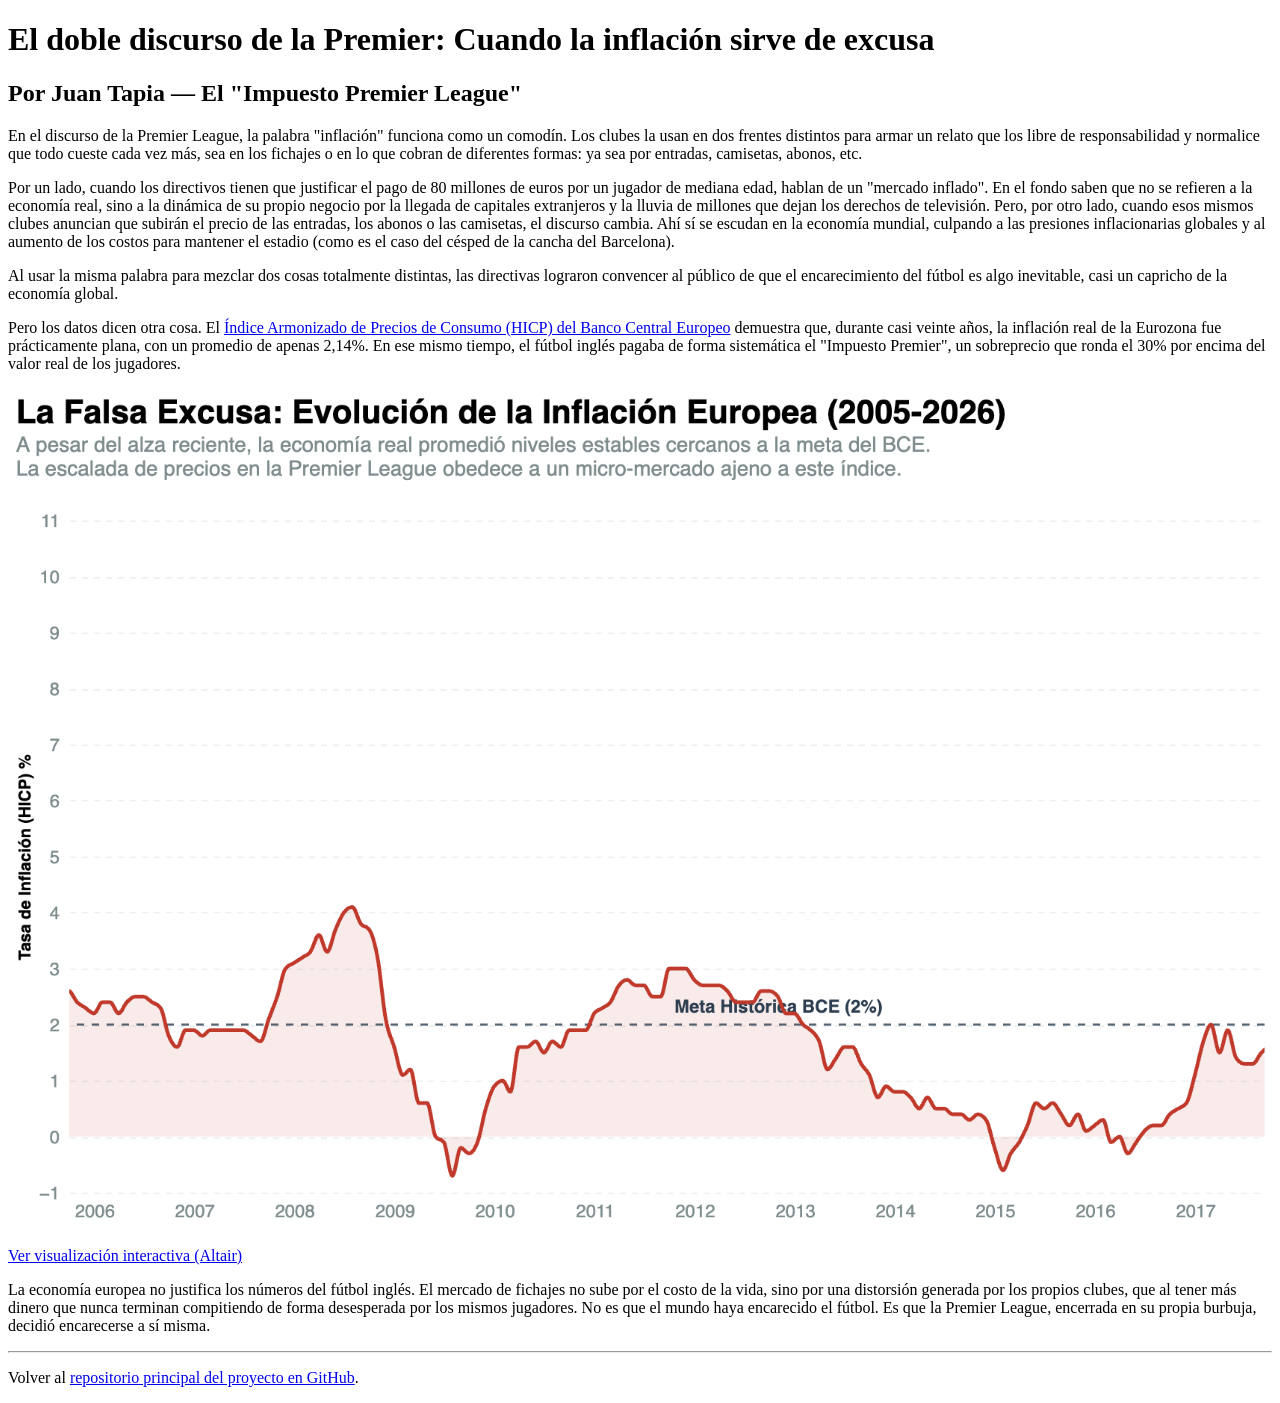
<file: Entrega_04/Tapia_01/sitio_web/index.html>
<!DOCTYPE html>
<html lang="es">
<head>
    <meta charset="UTF-8">
    <meta name="viewport" content="width=device-width, initial-scale=1.0">
    <title>El doble discurso de la Premier: Inflación vs. Mercado de Fichajes</title>
</head>
<body>
    <h1>El doble discurso de la Premier: Cuando la inflación sirve de excusa</h1>
    <h2>Por Juan Tapia — El "Impuesto Premier League"</h2>

    <p>En el discurso de la Premier League, la palabra "inflación" funciona como un comodín. Los clubes la usan en dos frentes distintos para armar un relato que los libre de responsabilidad y normalice que todo cueste cada vez más, sea en los fichajes o en lo que cobran de diferentes formas: ya sea por entradas, camisetas, abonos, etc.</p>

    <p>Por un lado, cuando los directivos tienen que justificar el pago de 80 millones de euros por un jugador de mediana edad, hablan de un "mercado inflado". En el fondo saben que no se refieren a la economía real, sino a la dinámica de su propio negocio por la llegada de capitales extranjeros y la lluvia de millones que dejan los derechos de televisión. Pero, por otro lado, cuando esos mismos clubes anuncian que subirán el precio de las entradas, los abonos o las camisetas, el discurso cambia. Ahí sí se escudan en la economía mundial, culpando a las presiones inflacionarias globales y al aumento de los costos para mantener el estadio (como es el caso del césped de la cancha del Barcelona).</p>

    <p>Al usar la misma palabra para mezclar dos cosas totalmente distintas, las directivas lograron convencer al público de que el encarecimiento del fútbol es algo inevitable, casi un capricho de la economía global.</p>

    <p>Pero los datos dicen otra cosa. El <a href="https://data.ecb.europa.eu/" target="_blank">Índice Armonizado de Precios de Consumo (HICP) del Banco Central Europeo</a> demuestra que, durante casi veinte años, la inflación real de la Eurozona fue prácticamente plana, con un promedio de apenas 2,14%. En ese mismo tiempo, el fútbol inglés pagaba de forma sistemática el "Impuesto Premier", un sobreprecio que ronda el 30% por encima del valor real de los jugadores.</p>

    <!-- Imagen de la visualización requerida -->
    <div>
        <img src="imagen_visualizacion.png" alt="Evolución de la Inflación Europea (HICP) entre 2005 y 2026 frente a la meta del 2% del BCE" style="max-width: 100%; height: auto;">
        <p><a href="../visualizacion/vis_01.html">Ver visualización interactiva (Altair)</a></p>
    </div>

    <p>La economía europea no justifica los números del fútbol inglés. El mercado de fichajes no sube por el costo de la vida, sino por una distorsión generada por los propios clubes, que al tener más dinero que nunca terminan compitiendo de forma desesperada por los mismos jugadores. No es que el mundo haya encarecido el fútbol. Es que la Premier League, encerrada en su propia burbuja, decidió encarecerse a sí misma.</p>

    <hr>
    <p>Volver al <a href="https://github.com/diegovalz/Proyecto_webstory">repositorio principal del proyecto en GitHub</a>.</p>
</body>
</html>
</file>
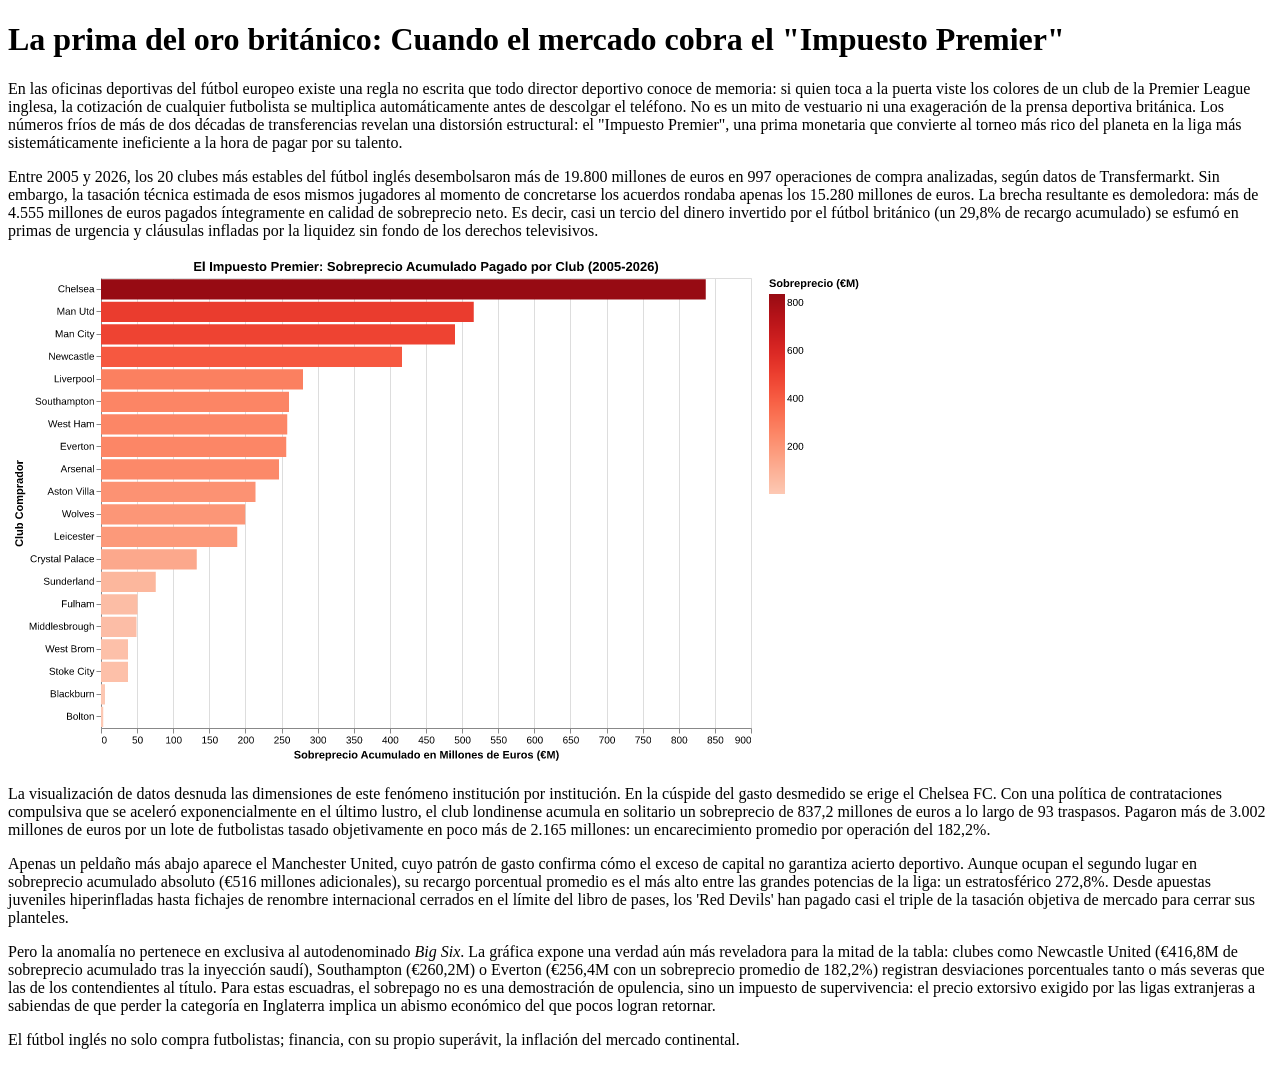
<file: Entrega_04/Valenzuela_03/Sitio_Web/Index.html>
<!DOCTYPE html>
<html lang="es">
<head>
    <meta charset="UTF-8">
    <meta name="viewport" content="width=device-width, initial-scale=1.0">
    <title>La prima del oro británico: El Impuesto Premier</title>
</head>
<body>
    <h1>La prima del oro británico: Cuando el mercado cobra el "Impuesto Premier"</h1>
    
    <p>En las oficinas deportivas del fútbol europeo existe una regla no escrita que todo director deportivo conoce de memoria: si quien toca a la puerta viste los colores de un club de la Premier League inglesa, la cotización de cualquier futbolista se multiplica automáticamente antes de descolgar el teléfono. No es un mito de vestuario ni una exageración de la prensa deportiva británica. Los números fríos de más de dos décadas de transferencias revelan una distorsión estructural: el "Impuesto Premier", una prima monetaria que convierte al torneo más rico del planeta en la liga más sistemáticamente ineficiente a la hora de pagar por su talento.</p>

    <p>Entre 2005 y 2026, los 20 clubes más estables del fútbol inglés desembolsaron más de 19.800 millones de euros en 997 operaciones de compra analizadas, según datos de Transfermarkt. Sin embargo, la tasación técnica estimada de esos mismos jugadores al momento de concretarse los acuerdos rondaba apenas los 15.280 millones de euros. La brecha resultante es demoledora: más de 4.555 millones de euros pagados íntegramente en calidad de sobreprecio neto. Es decir, casi un tercio del dinero invertido por el fútbol británico (un 29,8% de recargo acumulado) se esfumó en primas de urgencia y cláusulas infladas por la liquidez sin fondo de los derechos televisivos.</p>

    <!-- Imagen de la visualización requerida -->
    <div>
        <img src="imagen_visualizacion.png" alt="Gráfico de sobreprecio acumulado por club en la Premier League" style="max-width: 100%; height: auto;">
    </div>

    <p>La visualización de datos desnuda las dimensiones de este fenómeno institución por institución. En la cúspide del gasto desmedido se erige el Chelsea FC. Con una política de contrataciones compulsiva que se aceleró exponencialmente en el último lustro, el club londinense acumula en solitario un sobreprecio de 837,2 millones de euros a lo largo de 93 traspasos. Pagaron más de 3.002 millones de euros por un lote de futbolistas tasado objetivamente en poco más de 2.165 millones: un encarecimiento promedio por operación del 182,2%.</p>

    <p>Apenas un peldaño más abajo aparece el Manchester United, cuyo patrón de gasto confirma cómo el exceso de capital no garantiza acierto deportivo. Aunque ocupan el segundo lugar en sobreprecio acumulado absoluto (€516 millones adicionales), su recargo porcentual promedio es el más alto entre las grandes potencias de la liga: un estratosférico 272,8%. Desde apuestas juveniles hiperinfladas hasta fichajes de renombre internacional cerrados en el límite del libro de pases, los 'Red Devils' han pagado casi el triple de la tasación objetiva de mercado para cerrar sus planteles.</p>

    <p>Pero la anomalía no pertenece en exclusiva al autodenominado <em>Big Six</em>. La gráfica expone una verdad aún más reveladora para la mitad de la tabla: clubes como Newcastle United (€416,8M de sobreprecio acumulado tras la inyección saudí), Southampton (€260,2M) o Everton (€256,4M con un sobreprecio promedio de 182,2%) registran desviaciones porcentuales tanto o más severas que las de los contendientes al título. Para estas escuadras, el sobrepago no es una demostración de opulencia, sino un impuesto de supervivencia: el precio extorsivo exigido por las ligas extranjeras a sabiendas de que perder la categoría en Inglaterra implica un abismo económico del que pocos logran retornar.</p>

    <p>El fútbol inglés no solo compra futbolistas; financia, con su propio superávit, la inflación del mercado continental.</p>
</body>
</html>
</file>
<file: docs/style.css>
:root {
  /* Reuters Graphics & The Athletic — Editorial Journalism Palette */
  --bg-paper: #f6f4ef;
  --bg-card: #ffffff;
  --bg-subtle: #edeae2;
  --bg-pitch-dark: #10181d;
  --bg-pitch-panel: #18232a;

  --ink-primary: #111417;
  --ink-body: #262b30;
  --ink-muted: #5c646c;
  --ink-light: #878f97;

  --rule-heavy: #111417;
  --rule-medium: #c9c3b6;
  --rule-light: #dfdace;

  /* Data Journalism Semantic Accents (Non-AI, Print & Wire-Service Proven) */
  --data-overpay: #c82829;       /* Reuters Crimson: Overprice / Premier Tax */
  --data-overpay-soft: #f5d5d5;
  --data-overpay-dark: #8f191a;
  --data-market: #1b6b63;        /* Central Bank Teal: Real Market Value & BCE HICP */
  --data-market-soft: #d5e8e5;
  --data-highlight: #c47f17;     /* Editorial Ochre: Historical Milestones & Mid-table Survival */
  --data-neutral: #6e757c;

  /* Editorial Typography */
  --font-serif: 'Source Serif 4', 'Newsreader', Georgia, 'Times New Roman', serif;
  --font-sans: 'Inter', -apple-system, BlinkMacSystemFont, "Segoe UI", Roboto, sans-serif;
  --font-mono: 'JetBrains Mono', 'Roboto Mono', ui-monospace, SFMono-Regular, Menlo, monospace;

  --max-width-page: 1160px;
  --max-width-prose: 680px;
}

*, *::before, *::after {
  box-sizing: border-box;
}

html {
  scroll-behavior: smooth;
  background-color: var(--bg-paper);
  color: var(--ink-body);
  font-family: var(--font-serif);
  -webkit-font-smoothing: antialiased;
  -moz-osx-font-smoothing: grayscale;
}

body {
  margin: 0;
  background-color: var(--bg-paper);
  color: var(--ink-body);
  font-size: 18px;
  line-height: 1.72;
  overflow-x: hidden;
}

a {
  color: inherit;
  text-decoration: none;
}

button, select, input {
  font-family: var(--font-sans);
}

button {
  cursor: pointer;
}

:focus-visible {
  outline: 2px solid var(--data-overpay);
  outline-offset: 2px;
}

.container {
  width: 100%;
  max-width: var(--max-width-page);
  margin: 0 auto;
  padding: 0 20px;
}

@media (min-width: 768px) {
  .container {
    padding: 0 36px;
  }
}

.reading-column {
  max-width: var(--max-width-prose);
  margin: 0 auto;
}

.tabular {
  font-family: var(--font-mono);
  font-variant-numeric: tabular-nums;
}

.kicker-label {
  font-family: var(--font-sans);
  font-size: 11.5px;
  font-weight: 700;
  letter-spacing: 0.1em;
  text-transform: uppercase;
  color: var(--data-overpay);
}

/* ==========================================================================
   REUTERS / THE ATHLETIC TOP NEWSROOM MASTHEAD
   ========================================================================== */
.site-header {
  position: sticky;
  top: 0;
  z-index: 60;
  background-color: var(--bg-pitch-dark);
  color: #ffffff;
  border-bottom: 3px solid var(--data-overpay);
}

.header-inner {
  display: flex;
  align-items: center;
  justify-content: space-between;
  gap: 16px;
  height: 56px;
}

.brand-mark {
  display: inline-flex;
  align-items: center;
  gap: 12px;
  color: #ffffff;
}

.brand-tag {
  background-color: var(--data-overpay);
  color: #ffffff;
  font-family: var(--font-sans);
  font-size: 10.5px;
  font-weight: 800;
  letter-spacing: 0.09em;
  text-transform: uppercase;
  padding: 4px 8px;
  border-radius: 2px;
}

.brand-wordmark {
  font-family: var(--font-sans);
  font-weight: 700;
  font-size: 15px;
  letter-spacing: 0.02em;
  color: #ffffff;
  white-space: nowrap;
}

.brand-wordmark span {
  font-weight: 400;
  color: #a8b2ba;
}

.nav-links {
  display: none;
  align-items: center;
  gap: 22px;
}

@media (min-width: 940px) {
  .nav-links {
    display: flex;
  }
}

.nav-link {
  font-family: var(--font-sans);
  font-size: 13px;
  font-weight: 500;
  color: #cfd6dc;
  padding: 6px 0;
  border-bottom: 2px solid transparent;
  transition: color 0.15s ease, border-color 0.15s ease;
  white-space: nowrap;
}

.nav-link:hover {
  color: #ffffff;
  border-bottom-color: var(--data-overpay);
}

.header-actions {
  display: flex;
  align-items: center;
  gap: 12px;
}

.btn-header-action {
  display: none;
  align-items: center;
  gap: 6px;
  padding: 7px 13px;
  background-color: #ffffff;
  color: var(--ink-primary);
  font-family: var(--font-sans);
  font-size: 12px;
  font-weight: 700;
  text-transform: uppercase;
  letter-spacing: 0.05em;
  border-radius: 2px;
}

@media (min-width: 640px) {
  .btn-header-action {
    display: inline-flex;
  }
}

.btn-header-action:hover {
  background-color: #e9e5dc;
}

.menu-toggle {
  display: inline-flex;
  align-items: center;
  justify-content: center;
  width: 38px;
  height: 38px;
  background: transparent;
  border: 1px solid rgba(255, 255, 255, 0.25);
  border-radius: 2px;
  color: #ffffff;
}

@media (min-width: 940px) {
  .menu-toggle {
    display: none;
  }
}

.mobile-drawer {
  display: none;
  background: var(--bg-pitch-panel);
  border-top: 1px solid rgba(255, 255, 255, 0.12);
  padding: 12px 20px 16px;
}

.mobile-drawer.open {
  display: flex;
  flex-direction: column;
  gap: 10px;
}

.mobile-drawer a {
  font-family: var(--font-sans);
  font-size: 14px;
  font-weight: 600;
  color: #ffffff;
  padding: 8px 0;
  border-bottom: 1px solid rgba(255, 255, 255, 0.08);
}

.reading-progress {
  position: absolute;
  left: 0;
  bottom: -3px;
  height: 3px;
  width: 0%;
  background: #ffffff;
  transition: width 0.08s linear;
}

/* ==========================================================================
   EDITORIAL HERO — REUTERS GRAPHICS INVESTIGATIVE REPORT HEADER
   ========================================================================== */
.hero {
  padding: 44px 0 36px;
  border-bottom: 1px solid var(--rule-medium);
  background-color: var(--bg-paper);
}

@media (min-width: 768px) {
  .hero {
    padding: 60px 0 48px;
  }
}

.hero-header-block {
  max-width: 860px;
  margin: 0 auto 32px;
}

.hero-rubric-bar {
  display: flex;
  flex-wrap: wrap;
  align-items: center;
  gap: 10px;
  padding-bottom: 12px;
  margin-bottom: 18px;
  border-bottom: 2px solid var(--ink-primary);
}

.rubric-pill {
  background-color: var(--data-overpay);
  color: #ffffff;
  font-family: var(--font-sans);
  font-size: 11px;
  font-weight: 700;
  letter-spacing: 0.08em;
  text-transform: uppercase;
  padding: 3px 8px;
  border-radius: 2px;
}

.rubric-league {
  font-family: var(--font-sans);
  font-size: 12px;
  font-weight: 700;
  letter-spacing: 0.06em;
  text-transform: uppercase;
  color: var(--ink-muted);
}

.hero-title {
  font-family: var(--font-serif);
  font-weight: 700;
  font-size: clamp(32px, 4.6vw, 54px);
  line-height: 1.08;
  letter-spacing: -0.02em;
  color: var(--ink-primary);
  margin: 0 0 20px;
}

.hero-deck {
  font-family: var(--font-serif);
  font-weight: 400;
  font-size: clamp(18px, 2.1vw, 22px);
  line-height: 1.5;
  color: var(--ink-body);
  margin: 0 0 24px;
}

.byline-block {
  display: flex;
  flex-wrap: wrap;
  align-items: center;
  justify-content: space-between;
  gap: 12px;
  padding-top: 14px;
  border-top: 1px solid var(--rule-light);
  font-family: var(--font-sans);
  font-size: 13px;
  color: var(--ink-muted);
}

.byline-authors strong {
  color: var(--ink-primary);
  font-weight: 700;
}

/* Hero Lead Photo + Key Findings Strip */
.hero-lead-figure {
  margin: 0 auto 32px;
  background: var(--bg-card);
  border: 1px solid var(--rule-medium);
  padding: 8px;
}

.hero-media-wrap {
  position: relative;
  width: 100%;
  aspect-ratio: 16 / 8.2;
  max-height: 460px;
  background: var(--bg-pitch-dark);
  overflow: hidden;
}

.hero-media-wrap img {
  width: 100%;
  height: 100%;
  object-fit: cover;
  display: block;
}

.figure-caption {
  display: flex;
  flex-wrap: wrap;
  justify-content: space-between;
  gap: 8px;
  padding: 10px 6px 2px;
  font-family: var(--font-sans);
  font-size: 12px;
  line-height: 1.4;
  color: var(--ink-muted);
}

/* Newspaper 4-Column Key Metrics Ledger */
.kpi-ledger {
  display: grid;
  grid-template-columns: repeat(2, 1fr);
  background: var(--bg-card);
  border-top: 3px solid var(--ink-primary);
  border-bottom: 1px solid var(--rule-medium);
  border-left: 1px solid var(--rule-medium);
  border-right: 1px solid var(--rule-medium);
}

@media (min-width: 768px) {
  .kpi-ledger {
    grid-template-columns: repeat(4, 1fr);
  }
}

.kpi-cell {
  padding: 20px 22px;
  border-right: 1px solid var(--rule-light);
  border-bottom: 1px solid var(--rule-light);
}

.kpi-cell:last-child {
  border-right: none;
}

.kpi-tag {
  font-family: var(--font-sans);
  font-size: 11px;
  font-weight: 700;
  text-transform: uppercase;
  letter-spacing: 0.06em;
  color: var(--ink-muted);
  margin-bottom: 6px;
}

.kpi-number {
  font-family: var(--font-mono);
  font-weight: 700;
  font-size: clamp(26px, 3.2vw, 36px);
  line-height: 1.1;
  color: var(--ink-primary);
}

.kpi-number.overpay {
  color: var(--data-overpay);
}

.kpi-number.market {
  color: var(--data-market);
}

.kpi-desc {
  margin-top: 6px;
  font-family: var(--font-sans);
  font-size: 12.5px;
  line-height: 1.4;
  color: var(--ink-muted);
}

/* ==========================================================================
   STORY SECTIONS & EDITORIAL PROSE
   ========================================================================== */
.story-section {
  padding: 56px 0;
  border-bottom: 1px solid var(--rule-medium);
}

.story-section.alt-bg {
  background-color: var(--bg-subtle);
}

.section-header-editorial {
  max-width: var(--max-width-prose);
  margin: 0 auto 24px;
  padding-top: 14px;
  border-top: 3px solid var(--ink-primary);
}

.section-title {
  font-family: var(--font-serif);
  font-weight: 700;
  font-size: clamp(26px, 3.4vw, 38px);
  line-height: 1.15;
  letter-spacing: -0.015em;
  color: var(--ink-primary);
  margin: 6px 0 12px;
}

.section-standfirst {
  font-family: var(--font-sans);
  font-size: 16px;
  line-height: 1.55;
  color: var(--ink-muted);
  margin: 0;
}

.prose p {
  margin: 0 0 20px;
  font-family: var(--font-serif);
  font-size: 18.5px;
  line-height: 1.75;
  color: var(--ink-body);
}

.prose p strong {
  color: var(--ink-primary);
  font-weight: 700;
}

.drop-cap::first-letter {
  font-family: var(--font-serif);
  font-weight: 700;
  font-size: 58px;
  line-height: 0.84;
  float: left;
  margin: 6px 12px 0 0;
  color: var(--data-overpay);
}

/* Editorial Pull-Quote */
.editorial-callout {
  max-width: var(--max-width-prose);
  margin: 28px auto;
  padding: 18px 22px;
  background-color: var(--bg-card);
  border-left: 4px solid var(--data-overpay);
  border-top: 1px solid var(--rule-light);
  border-right: 1px solid var(--rule-light);
  border-bottom: 1px solid var(--rule-light);
  font-family: var(--font-sans);
  font-size: 14.5px;
  line-height: 1.55;
  color: var(--ink-body);
}

/* ==========================================================================
   FOOTBALL TRANSFER DOSSIER — CUTOUT PLAYER CARDS (NO BACKGROUND)
   ========================================================================== */
.dossier-wrap {
  margin: 36px 0 16px;
  background: var(--bg-card);
  border-top: 3px solid var(--ink-primary);
  border-left: 1px solid var(--rule-medium);
  border-right: 1px solid var(--rule-medium);
  border-bottom: 1px solid var(--rule-medium);
  padding: 24px;
}

@media (min-width: 768px) {
  .dossier-wrap {
    padding: 32px;
  }
}

.dossier-header {
  display: flex;
  flex-direction: column;
  gap: 14px;
  padding-bottom: 20px;
  margin-bottom: 28px;
  border-bottom: 1px solid var(--rule-light);
}

@media (min-width: 860px) {
  .dossier-header {
    flex-direction: row;
    align-items: flex-end;
    justify-content: space-between;
  }
}

.dossier-title {
  font-family: var(--font-serif);
  font-weight: 700;
  font-size: 26px;
  line-height: 1.15;
  color: var(--ink-primary);
  margin: 4px 0 6px;
}

.dossier-sub {
  font-family: var(--font-sans);
  font-size: 14px;
  color: var(--ink-muted);
  margin: 0;
  max-width: 65ch;
}

/* 4-Card Grid of Iconic Overpriced Player Transfers with Cutout Portraits */
.player-cards-grid {
  display: grid;
  grid-template-columns: 1fr;
  gap: 20px;
  margin-bottom: 28px;
}

@media (min-width: 640px) {
  .player-cards-grid {
    grid-template-columns: repeat(2, 1fr);
  }
}

@media (min-width: 1024px) {
  .player-cards-grid {
    grid-template-columns: repeat(4, 1fr);
  }
}

.player-dossier-card {
  display: flex;
  flex-direction: column;
  justify-content: space-between;
  background: var(--bg-paper);
  border: 1px solid var(--rule-medium);
  transition: border-color 0.15s ease;
  cursor: pointer;
}

.player-dossier-card:hover,
.player-dossier-card.active {
  border-color: var(--ink-primary);
  box-shadow: 0 4px 14px rgba(17, 20, 23, 0.08);
}

.player-stage {
  position: relative;
  height: 225px;
  background: var(--bg-pitch-dark);
  border-bottom: 2px solid var(--ink-primary);
  overflow: hidden;
  display: flex;
  align-items: center;
  justify-content: center;
}

.player-club-stripe {
  position: absolute;
  top: 0;
  left: 0;
  right: 0;
  height: 4px;
  z-index: 3;
}

.player-badge-top {
  position: absolute;
  top: 12px;
  left: 12px;
  z-index: 3;
  display: flex;
  flex-direction: column;
  gap: 3px;
}

.player-club-pill {
  display: inline-block;
  padding: 3px 8px;
  font-family: var(--font-sans);
  font-size: 10px;
  font-weight: 800;
  text-transform: uppercase;
  letter-spacing: 0.06em;
  color: #ffffff;
  background: var(--ink-primary);
  border-radius: 2px;
  box-shadow: 0 2px 6px rgba(0, 0, 0, 0.35);
}

.player-season-tag {
  display: inline-block;
  padding: 2px 6px;
  background: rgba(17, 20, 23, 0.78);
  color: #f6f4ef;
  font-family: var(--font-mono);
  font-size: 10px;
  font-weight: 600;
  border-radius: 2px;
}

.player-overpay-tag {
  position: absolute;
  top: 12px;
  right: 12px;
  z-index: 3;
  background: var(--data-overpay);
  color: #ffffff;
  font-family: var(--font-mono);
  font-size: 11.5px;
  font-weight: 700;
  padding: 3px 8px;
  border-radius: 2px;
  box-shadow: 0 2px 6px rgba(0, 0, 0, 0.35);
}

.player-photo-credit {
  position: absolute;
  bottom: 6px;
  right: 8px;
  z-index: 3;
  background: rgba(17, 20, 23, 0.72);
  color: #d8dee3;
  font-family: var(--font-sans);
  font-size: 9.5px;
  padding: 2px 6px;
  border-radius: 2px;
}

/* Real Wikimedia Commons Player Photograph */
.player-cutout-img {
  position: relative;
  z-index: 1;
  width: 100%;
  height: 100%;
  object-fit: cover;
  object-position: top center;
  transition: transform 0.25s ease;
}

.player-dossier-card:hover .player-cutout-img {
  transform: scale(1.03);
}

.player-card-body {
  padding: 14px 16px 16px;
  background: var(--bg-card);
  flex: 1;
  display: flex;
  flex-direction: column;
  justify-content: space-between;
}

.player-name {
  font-family: var(--font-serif);
  font-weight: 700;
  font-size: 19px;
  line-height: 1.2;
  color: var(--ink-primary);
  margin: 0 0 3px;
}

.player-route {
  font-family: var(--font-sans);
  font-size: 12px;
  color: var(--ink-muted);
  margin: 0 0 12px;
}

.player-price-meter {
  margin-bottom: 10px;
}

.price-bar-track {
  display: flex;
  width: 100%;
  height: 10px;
  background: var(--bg-subtle);
  border-radius: 2px;
  overflow: hidden;
  margin-bottom: 6px;
}

.price-bar-est {
  background-color: var(--data-market);
  height: 100%;
}

.price-bar-over {
  background-color: var(--data-overpay);
  height: 100%;
}

.price-ledger-row {
  display: flex;
  justify-content: space-between;
  font-family: var(--font-mono);
  font-size: 11.5px;
  line-height: 1.45;
  padding: 2px 0;
}

.price-ledger-row.total {
  border-top: 1px solid var(--rule-light);
  margin-top: 4px;
  padding-top: 5px;
  font-weight: 700;
  color: var(--ink-primary);
}

/* Club Top-3 Transfers Explorer Strip below the 4 Player Cutout Cards */
.club-explorer-box {
  background: var(--bg-paper);
  border: 1px solid var(--rule-light);
  padding: 18px 20px;
}

.club-explorer-head {
  display: flex;
  flex-wrap: wrap;
  align-items: center;
  justify-content: space-between;
  gap: 12px;
  margin-bottom: 14px;
  padding-bottom: 12px;
  border-bottom: 1px solid var(--rule-medium);
}

.deals-strip-grid {
  display: grid;
  grid-template-columns: 1fr;
  gap: 12px;
}

@media (min-width: 768px) {
  .deals-strip-grid {
    grid-template-columns: repeat(3, 1fr);
  }
}

.deal-mini-card {
  background: var(--bg-card);
  border: 1px solid var(--rule-light);
  border-left: 3px solid var(--data-overpay);
  padding: 12px 14px;
}

/* ==========================================================================
   REUTERS GRAPHICS CHART CONTAINERS
   ========================================================================== */
.chart-card {
  background-color: var(--bg-card);
  border-top: 3px solid var(--ink-primary);
  border-left: 1px solid var(--rule-medium);
  border-right: 1px solid var(--rule-medium);
  border-bottom: 1px solid var(--rule-medium);
  padding: 22px;
  margin: 34px 0;
}

@media (min-width: 768px) {
  .chart-card {
    padding: 28px 32px;
  }
}

.chart-header {
  display: flex;
  flex-direction: column;
  gap: 14px;
  margin-bottom: 18px;
  padding-bottom: 16px;
  border-bottom: 1px solid var(--rule-light);
}

@media (min-width: 880px) {
  .chart-header {
    flex-direction: row;
    align-items: flex-end;
    justify-content: space-between;
  }
}

.chart-title {
  font-family: var(--font-sans);
  font-weight: 700;
  font-size: 21px;
  line-height: 1.22;
  color: var(--ink-primary);
  margin: 4px 0 6px;
}

.chart-subtitle {
  font-family: var(--font-sans);
  font-size: 13.5px;
  line-height: 1.45;
  color: var(--ink-muted);
  margin: 0;
  max-width: 68ch;
}

.chart-controls,
.scale-controls {
  display: flex;
  flex-wrap: wrap;
  gap: 6px;
}

.seg-btn {
  min-height: 34px;
  padding: 6px 12px;
  font-family: var(--font-sans);
  font-size: 12px;
  font-weight: 600;
  color: var(--ink-body);
  background: var(--bg-paper);
  border: 1px solid var(--rule-medium);
  border-radius: 2px;
  white-space: nowrap;
  transition: all 0.15s ease;
}

.seg-btn:hover {
  border-color: var(--ink-primary);
  color: var(--ink-primary);
}

.seg-btn.active {
  background: var(--ink-primary);
  color: #ffffff;
  border-color: var(--ink-primary);
}

.chart-legend-bar {
  display: flex;
  flex-wrap: wrap;
  gap: 18px;
  margin: 0 0 14px;
  font-family: var(--font-sans);
  font-size: 12px;
  font-weight: 600;
  color: var(--ink-body);
}

.legend-item {
  display: inline-flex;
  align-items: center;
  gap: 7px;
}

.legend-swatch {
  width: 11px;
  height: 11px;
  border-radius: 2px;
  display: inline-block;
}

.svg-chart-wrap {
  position: relative;
  width: 100%;
  background: #ffffff;
}

.svg-chart-wrap svg {
  width: 100%;
  height: auto;
  display: block;
  touch-action: manipulation;
}

.chart-tooltip {
  position: fixed;
  z-index: 100;
  pointer-events: none;
  background: rgba(17, 20, 23, 0.96);
  color: #f6f4ef;
  border-top: 3px solid var(--data-overpay);
  border-radius: 2px;
  padding: 11px 14px;
  font-family: var(--font-sans);
  font-size: 12.5px;
  line-height: 1.5;
  max-width: 300px;
  box-shadow: 0 8px 22px rgba(0, 0, 0, 0.25);
  opacity: 0;
  transition: opacity 0.12s ease;
}

.chart-tooltip.visible {
  opacity: 1;
}

.chart-tooltip-title {
  font-family: var(--font-sans);
  font-weight: 700;
  font-size: 14px;
  color: #ffffff;
  margin-bottom: 5px;
  border-bottom: 1px solid rgba(255, 255, 255, 0.15);
  padding-bottom: 4px;
}

.club-inspector {
  margin-top: 16px;
  padding: 14px 18px;
  background: var(--bg-paper);
  border-left: 3px solid var(--ink-primary);
  display: flex;
  flex-direction: column;
  gap: 8px;
  font-family: var(--font-sans);
}

@media (min-width: 768px) {
  .club-inspector {
    flex-direction: row;
    align-items: center;
    justify-content: space-between;
  }
}

.club-selector-pills {
  display: flex;
  flex-wrap: wrap;
  gap: 6px;
  margin-top: 14px;
}

.club-filter-btn {
  min-height: 30px;
  padding: 4px 10px;
  font-family: var(--font-sans);
  font-size: 11.5px;
  font-weight: 600;
  color: var(--ink-muted);
  background: var(--bg-paper);
  border: 1px solid var(--rule-medium);
  border-radius: 2px;
  white-space: nowrap;
}

.club-filter-btn:hover {
  border-color: var(--ink-primary);
  color: var(--ink-primary);
}

.club-filter-btn.active {
  color: var(--ink-primary);
  border-color: var(--ink-primary);
  background: #ffffff;
  box-shadow: inset 0 -2px 0 var(--ink-primary);
}

.chart-source {
  margin-top: 14px;
  padding-top: 10px;
  border-top: 1px solid var(--rule-light);
  font-family: var(--font-sans);
  font-size: 11.5px;
  color: var(--ink-muted);
  display: flex;
  flex-wrap: wrap;
  justify-content: space-between;
  gap: 8px;
}

/* ==========================================================================
   TRANSFER SIMULATOR & AUDIT TABLE
   ========================================================================== */
.simulator-card {
  background: var(--bg-pitch-dark);
  color: #ffffff;
  border-top: 4px solid var(--data-overpay);
  padding: 26px;
  margin: 0 0 40px;
}

@media (min-width: 768px) {
  .simulator-card {
    padding: 32px;
  }
}

.simulator-grid {
  display: grid;
  grid-template-columns: 1fr;
  gap: 24px;
  margin-top: 20px;
}

@media (min-width: 860px) {
  .simulator-grid {
    grid-template-columns: 1fr 1.15fr;
    align-items: center;
  }
}

.sim-controls {
  display: flex;
  flex-direction: column;
  gap: 16px;
  background: var(--bg-pitch-panel);
  border: 1px solid rgba(255, 255, 255, 0.12);
  padding: 20px;
}

.sim-select,
.sim-number-input {
  width: 100%;
  min-height: 42px;
  padding: 8px 12px;
  background: #0b1114;
  color: #ffffff;
  border: 1px solid rgba(255, 255, 255, 0.25);
  border-radius: 2px;
  font-size: 14px;
}

.sim-row-2col {
  display: grid;
  grid-template-columns: 1fr 1fr;
  gap: 12px;
}

.sim-range {
  width: 100%;
  accent-color: var(--data-overpay);
  cursor: pointer;
}

.sim-readouts {
  display: grid;
  grid-template-columns: 1fr;
  gap: 12px;
}

@media (min-width: 560px) {
  .sim-readouts {
    grid-template-columns: repeat(3, 1fr);
  }
}

.sim-stat-box {
  background: var(--bg-pitch-panel);
  border: 1px solid rgba(255, 255, 255, 0.12);
  padding: 16px;
}

.sim-stat-val {
  font-family: var(--font-mono);
  font-weight: 700;
  font-size: 24px;
  line-height: 1.15;
  color: #ffffff;
  margin-top: 6px;
}

.sim-note {
  margin-top: 14px;
  padding: 12px 16px;
  background: var(--bg-pitch-panel);
  border-left: 3px solid var(--data-overpay);
  font-family: var(--font-sans);
  font-size: 13px;
  line-height: 1.5;
  color: #d0d7dd;
}

.table-toolbar {
  display: flex;
  flex-direction: column;
  gap: 12px;
  margin: 24px 0 14px;
  font-family: var(--font-sans);
}

@media (min-width: 640px) {
  .table-toolbar {
    flex-direction: row;
    align-items: center;
    justify-content: space-between;
  }
}

.search-input {
  width: 100%;
  max-width: 340px;
  min-height: 40px;
  padding: 8px 14px;
  font-size: 14px;
  color: var(--ink-primary);
  background: #ffffff;
  border: 1px solid var(--rule-medium);
  border-radius: 2px;
}

.table-wrap {
  width: 100%;
  overflow-x: auto;
  background: #ffffff;
  border-top: 3px solid var(--ink-primary);
  border-left: 1px solid var(--rule-medium);
  border-right: 1px solid var(--rule-medium);
  border-bottom: 1px solid var(--rule-medium);
}

table {
  width: 100%;
  border-collapse: collapse;
  font-family: var(--font-sans);
  font-size: 13.5px;
  min-width: 680px;
}

th, td {
  padding: 11px 14px;
  text-align: left;
  border-bottom: 1px solid var(--rule-light);
}

th {
  font-size: 11px;
  font-weight: 700;
  text-transform: uppercase;
  letter-spacing: 0.06em;
  color: var(--ink-muted);
  background: var(--bg-paper);
  border-bottom: 2px solid var(--rule-medium);
  white-space: nowrap;
}

th.num, td.num {
  text-align: right;
  font-family: var(--font-mono);
  font-variant-numeric: tabular-nums;
}

tbody tr:hover {
  background: var(--bg-paper);
}

.sort-th-btn {
  background: none;
  border: none;
  padding: 0;
  font: inherit;
  color: inherit;
  text-transform: inherit;
  letter-spacing: inherit;
  display: inline-flex;
  align-items: center;
  gap: 4px;
}

.sort-th-btn.active {
  color: var(--data-overpay);
}

/* ==========================================================================
   CONCLUSION & NEWSROOM FOOTER
   ========================================================================== */
.conclusion-box {
  max-width: var(--max-width-prose);
  margin: 48px auto 0;
  padding: 28px 32px;
  background: #ffffff;
  border-top: 4px solid var(--data-overpay);
  border-left: 1px solid var(--rule-medium);
  border-right: 1px solid var(--rule-medium);
  border-bottom: 1px solid var(--rule-medium);
}

.share-row {
  display: flex;
  flex-wrap: wrap;
  gap: 10px;
  margin-top: 20px;
}

.share-btn {
  display: inline-flex;
  align-items: center;
  gap: 8px;
  padding: 9px 16px;
  font-family: var(--font-sans);
  font-size: 13px;
  font-weight: 600;
  border-radius: 2px;
  border: 1px solid var(--rule-medium);
  background: var(--bg-paper);
  color: var(--ink-primary);
}

.share-btn:hover {
  border-color: var(--ink-primary);
  background: #e9e5dc;
}

.share-btn.primary {
  background: var(--ink-primary);
  color: #ffffff;
  border-color: var(--ink-primary);
}

.site-footer {
  padding: 44px 0 52px;
  background: var(--bg-pitch-dark);
  color: #a8b2ba;
  border-top: 3px solid var(--data-overpay);
  font-family: var(--font-sans);
  font-size: 13.5px;
}

.footer-inner {
  display: flex;
  flex-direction: column;
  gap: 20px;
}

@media (min-width: 768px) {
  .footer-inner {
    flex-direction: row;
    align-items: center;
    justify-content: space-between;
  }
}

.footer-credits {
  font-family: var(--font-serif);
  font-weight: 700;
  font-size: 20px;
  color: #ffffff;
}

.footer-links {
  display: flex;
  flex-wrap: wrap;
  gap: 14px;
}

.footer-btn {
  padding: 8px 14px;
  font-family: var(--font-sans);
  font-size: 12px;
  font-weight: 600;
  color: #ffffff;
  border: 1px solid rgba(255, 255, 255, 0.25);
  border-radius: 2px;
}

.footer-btn:hover {
  background: rgba(255, 255, 255, 0.1);
}
</file>
